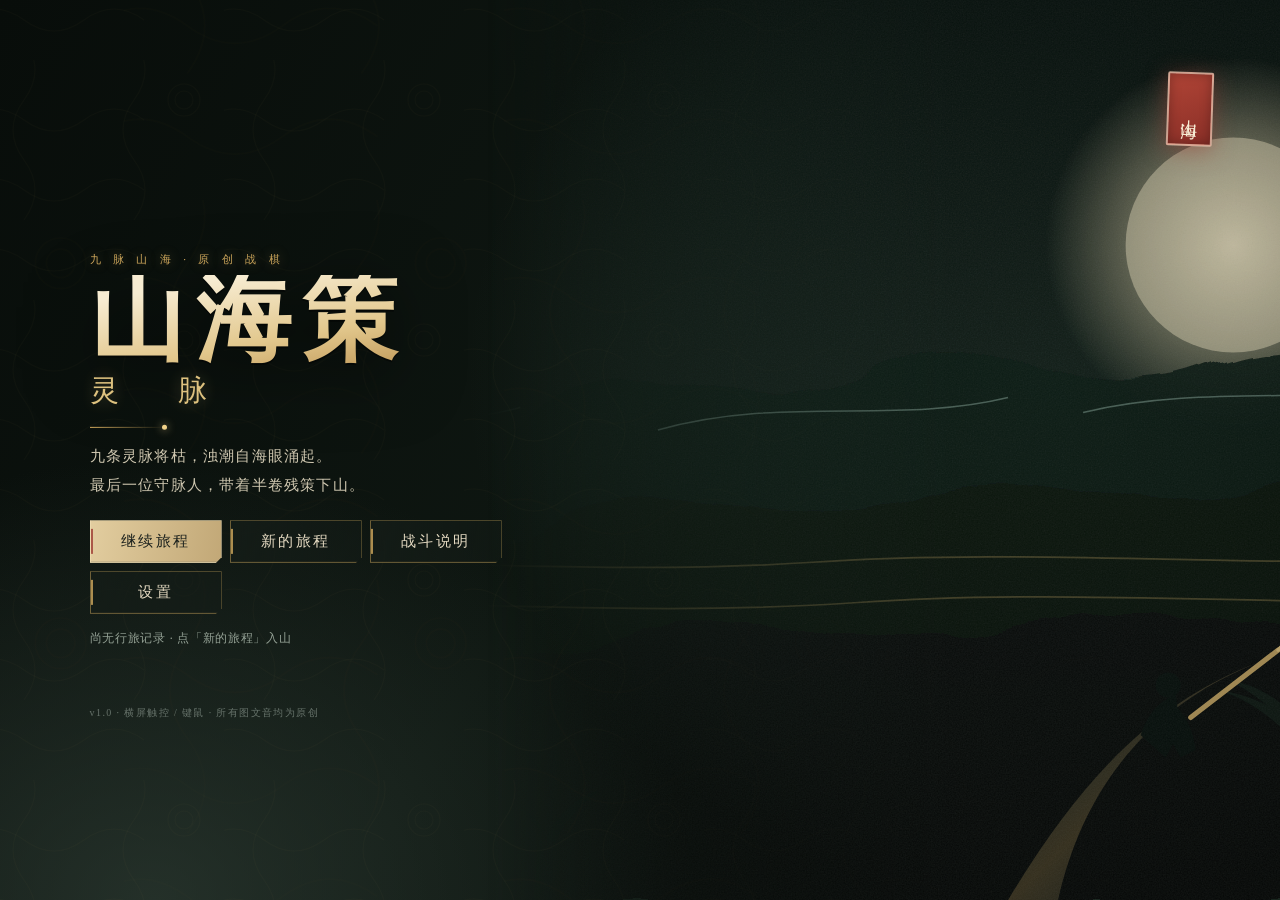
<file: index.html>
<!DOCTYPE html>
<html lang="zh-CN">
<head>
<meta charset="utf-8">
<meta name="viewport" content="width=device-width, initial-scale=1, maximum-scale=1, user-scalable=no, viewport-fit=cover">
<meta name="theme-color" content="#121715">
<meta name="description" content="山海策·灵脉 —— 原创东方玄幻战棋。九脉将枯，守脉人行。">
<title>山海策 · 灵脉</title>
<link rel="icon" href="assets/favicon.svg" type="image/svg+xml">
<link rel="stylesheet" href="css/style.css">
</head>
<body>
<div id="app">
  <canvas id="game" aria-label="战场"></canvas>

  <!-- ═══════════ 战斗界面 ═══════════ -->
  <div id="battleUI" class="screen hidden">
    <div id="topBar">
      <div class="tb-left">
        <div id="chapterName">第一章 · 青岚山门</div>
        <div id="objectiveText">目标：歼灭所有敌军</div>
      </div>
      <div id="turnBadge"><span id="turnNum">第 1 回合</span><small id="phaseName">我方阶段</small></div>
      <div class="tb-right">
        <button id="btnDanger" class="hud-btn" title="显示危险范围">危</button>
        <button id="btnSpeed" class="hud-btn" title="战斗速度">×1</button>
        <button id="btnCommand" class="hud-btn cmd" title="云策指挥技（每章 1 次）">令</button>
        <button id="btnMenu" class="hud-btn" title="菜单">☰</button>
        <button id="btnEndTurn" class="hud-btn end">结束回合</button>
      </div>
    </div>
    <div id="sidePanel"></div>
    <div id="battleLog"></div>
    <div id="unitCard" class="hidden"></div>
    <div id="actionBar" class="hidden"></div>
    <div id="forecastOverlay" class="hidden"></div>
    <div id="dangerBadge" class="hidden">危 险 范 围</div>
    <div id="phaseBanner" class="hidden"></div>
    <div id="tapHint" class="hidden"></div>
  </div>

  <!-- ═══════════ 标题 ═══════════ -->
  <div id="titleScreen" class="screen">
    <div class="title-ink"></div>
    <div class="title-mist"></div>
    <div class="title-art" id="titleArt"></div>
    <div class="title-dust"><i></i><i></i><i></i><i></i><i></i><i></i><i></i><i></i><i></i><i></i><i></i><i></i></div>
    <div class="title-seal">山海</div>
    <div class="title-content">
      <div class="title-eyebrow">九 脉 山 海 · 原 创 战 棋</div>
      <h1>山海策</h1>
      <div class="title-sub">灵 脉</div>
      <div class="title-rule"></div>
      <p class="title-desc">九条灵脉将枯，浊潮自海眼涌起。<br>最后一位守脉人，带着半卷残策下山。</p>
      <div class="title-buttons">
        <button id="btnContinue" class="brush-btn primary">继续旅程</button>
        <button id="btnNew" class="brush-btn">新的旅程</button>
        <button id="btnHow" class="brush-btn">战斗说明</button>
        <button id="btnSettings" class="brush-btn">设置</button>
      </div>
      <div id="titleSaveInfo" class="title-save"></div>
      <div class="title-foot">v1.0 · 横屏触控 / 键鼠 · 所有图文音均为原创</div>
    </div>
  </div>

  <!-- ═══════════ 难度 ═══════════ -->
  <div id="difficultyScreen" class="screen hidden">
    <div class="diff-wrap">
      <div class="diff-head">
        <div class="eyebrow">择 难 而 行</div>
        <h2>山海路远，各有走法</h2>
        <p>难度影响敌军强度与悔棋次数。修罗之路没有回头。</p>
      </div>
      <div id="diffList" class="diff-list"></div>
      <label class="heroic-toggle"><input type="checkbox" id="heroicToggle">
        <span><b>勇者模式</b> · 悔棋 0 次 · 无战斗提示 · 敌军再 ×1.15 · 通关授徽</span></label>
      <button id="diffBack" class="ghost-btn">返回</button>
    </div>
  </div>

  <!-- ═══════════ 营地 ═══════════ -->
  <div id="campScreen" class="screen hidden">
    <header class="camp-header">
      <div class="camp-brand"><span class="brand-main">山海策</span><span class="brand-sub">营 地</span></div>
      <div class="camp-res">
        <span class="res-label">盘缠</span><b id="campGold">0</b>
        <span class="res-label">脉印</span><b id="campSeals">0</b>
      </div>
      <button id="campTitleBtn" class="ghost-btn small">返回标题</button>
    </header>
    <nav class="camp-tabs" id="campTabs">
      <button data-tab="team" class="active">队伍</button>
      <button data-tab="shop">市集</button>
      <button data-tab="forge">打造</button>
      <button data-tab="support">羁绊</button>
      <button data-tab="relations">关系</button>
      <button data-tab="codex">图鉴</button>
      <button data-tab="mechanics">机制</button>
      <button data-tab="memorial">英魂</button>
      <button data-tab="record">行录</button>
      <button data-tab="map">舆图</button>
      <button data-tab="deploy" class="camp-deploy">出 征 ▸</button>
    </nav>
    <main id="campBody" class="camp-body"></main>
  </div>

  <!-- ═══════════ 章节结算 ═══════════ -->
  <div id="resultScreen" class="screen hidden">
    <div id="resultCard" class="result-card"></div>
  </div>

  <!-- ═══════════ 对话 ═══════════ -->
  <div id="dialogOverlay" class="overlay hidden">
    <div class="dialog-stage" id="dialogStage">
      <div class="dialog-portrait" id="dialogPortraitWrap">
        <img id="dialogImg" alt="">
        <div class="portrait-fallback" id="dialogFallback">策</div>
      </div>
      <div class="dialog-panel">
        <div class="dialog-name" id="dialogName"></div>
        <div class="dialog-text" id="dialogText"></div>
        <div class="dialog-hint">点击任意处继续 <span>▸</span></div>
      </div>
    </div>
    <button id="dialogSkip" class="ghost-btn dialog-skip">跳过</button>
  </div>

  <!-- ═══════════ 通用弹层 ═══════════ -->
  <div id="modalOverlay" class="overlay hidden">
    <div class="modal" id="modalBox"></div>
  </div>

  <div id="toast" class="hidden"></div>
  <div id="rotateHint">
    <div class="rotate-icon">▭</div>
    <div>请 横 屏 游 玩</div>
    <small>山水辽阔，横过来才看得全</small>
  </div>
</div>

<script src="js/rng.js"></script>
<script src="js/data-core.js"></script>
<script src="js/data-systems.js"></script>
<script src="js/data-maps.js"></script>
<script src="js/combat.js"></script>
<script src="js/audio.js"></script>
<script src="js/audio-bgm.js"></script>
<script src="js/juice.js"></script>
<script src="js/render.js"></script>
<script src="js/ui.js"></script>
<script src="js/render-battleview.js"></script>
<script src="js/ui-icons.js"></script>
<script src="js/item-icons.js"></script>
<script src="js/battle.js"></script>
<script src="js/systems/terrain.js"></script>
<script src="js/systems/spells.js"></script>
<script src="js/systems/spell-fx.js"></script>
<script src="js/systems/summon.js"></script>
<script src="js/systems/legendary.js"></script>
<script src="js/systems/smith.js"></script>
<script src="js/systems/route.js"></script>
<script src="js/systems/strategy.js"></script>
<script src="js/systems/worldmap.js"></script>
<script src="js/camp.js"></script>
<script src="js/relations.js"></script>
<script src="js/game.js"></script>
<script src="js/main.js"></script>
</body>
</html>
</file>
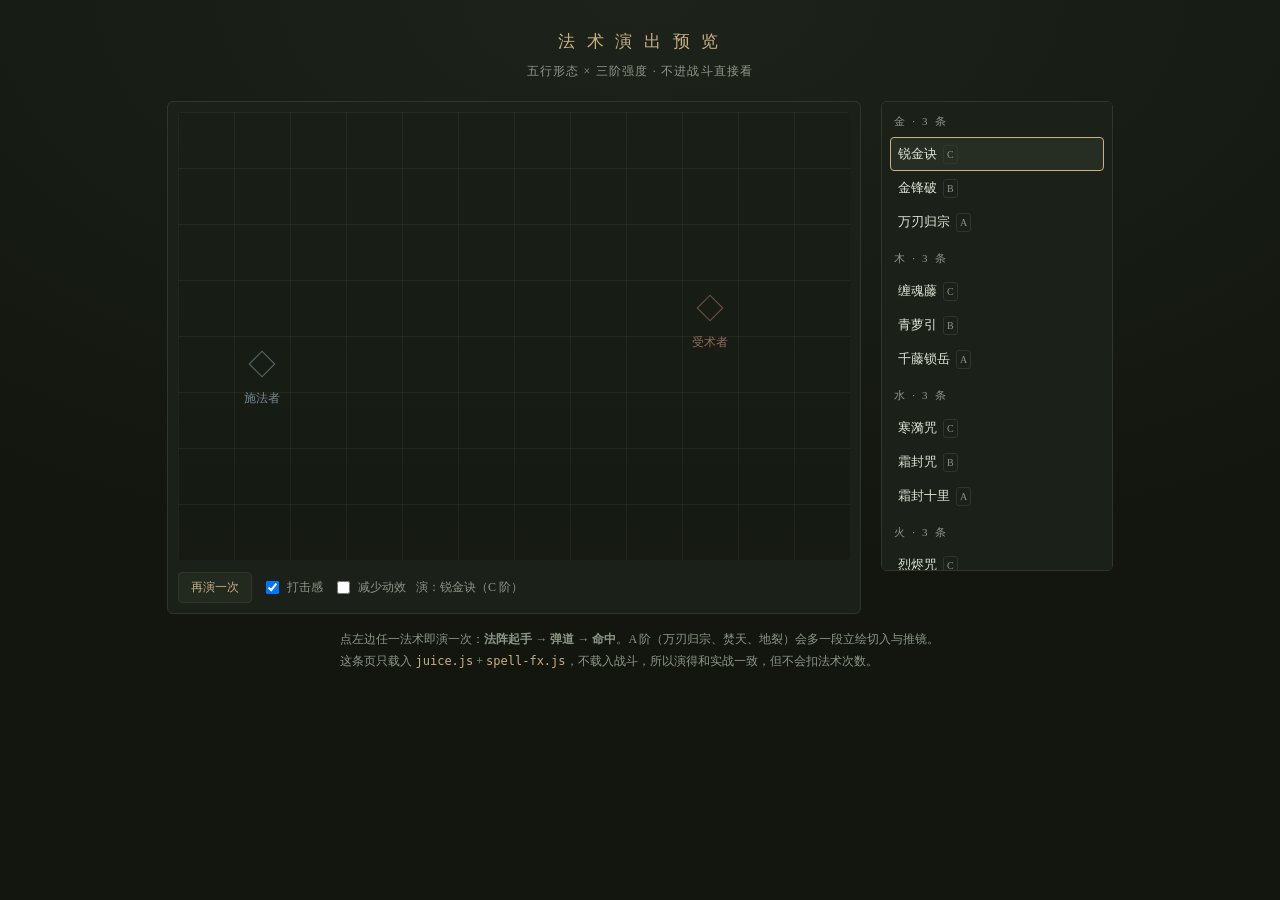
<file: dev/fx-preview.html>
<!DOCTYPE html>
<html lang="zh-CN">
<head>
<meta charset="utf-8">
<title>法术演出预览 · 山海策</title>
<style>
  :root {
    --ink: #12160f;
    --panel: #1b2019;
    --line: #2f372c;
    --gold: #c9b184;
    --paper: #dfe6d7;
    --dim: #8d9788;
  }
  * { box-sizing: border-box; }
  body {
    margin: 0; min-height: 100vh;
    background: radial-gradient(120% 90% at 50% 0%, #1d231b 0%, var(--ink) 70%);
    color: var(--paper);
    font: 14px/1.7 "Songti SC", "Noto Serif SC", serif;
    display: flex; flex-direction: column; align-items: center;
    padding: 28px 20px 40px;
  }
  h1 { font-size: 17px; letter-spacing: .22em; color: var(--gold); font-weight: 400; margin: 0 0 4px; }
  .sub { font-size: 12px; color: var(--dim); letter-spacing: .1em; margin-bottom: 20px; }
  .wrap { display: flex; gap: 20px; align-items: flex-start; }
  canvas { border-radius: 4px; display: block; background: #171c15; }
  .stage { border: 1px solid var(--line); border-radius: 6px; padding: 10px; background: var(--panel); }
  .list { width: 232px; border: 1px solid var(--line); border-radius: 6px; background: var(--panel); padding: 10px 8px; max-height: 470px; overflow-y: auto; }
  .grp { font-size: 11px; letter-spacing: .2em; color: var(--dim); margin: 10px 4px 6px; }
  .grp:first-child { margin-top: 0; }
  .sp {
    display: flex; align-items: baseline; gap: 6px; width: 100%;
    background: none; border: 1px solid transparent; border-radius: 4px;
    color: var(--paper); font: inherit; font-size: 13px;
    padding: 5px 7px; cursor: pointer; text-align: left;
  }
  .sp:hover { border-color: var(--line); background: #222a20; }
  .sp.on { border-color: var(--gold); background: #262d22; }
  .sp b { font-weight: 400; }
  .rk { font-size: 10px; color: var(--dim); border: 1px solid var(--line); border-radius: 3px; padding: 0 3px; }
  .bar { display: flex; gap: 10px; align-items: center; margin-top: 12px; font-size: 12px; color: var(--dim); }
  .bar label { display: flex; gap: 5px; align-items: center; cursor: pointer; }
  .bar button {
    background: #222a20; color: var(--gold); border: 1px solid var(--line);
    border-radius: 4px; padding: 4px 12px; font: inherit; font-size: 12px; cursor: pointer;
  }
  .bar button:hover { border-color: var(--gold); }
  .hint { margin-top: 14px; font-size: 12px; color: var(--dim); max-width: 940px; line-height: 1.9; }
  .hint code { color: var(--gold); }
</style>
</head>
<body>
<h1>法 术 演 出 预 览</h1>
<div class="sub">五行形态 × 三阶强度 · 不进战斗直接看</div>

<div class="wrap">
  <div class="stage">
    <canvas id="cv" width="672" height="448"></canvas>
    <div class="bar">
      <button id="again">再演一次</button>
      <label><input type="checkbox" id="juice" checked> 打击感</label>
      <label><input type="checkbox" id="reduced"> 减少动效</label>
      <span id="stat"></span>
    </div>
  </div>
  <div class="list" id="list"></div>
</div>

<div class="hint">
  点左边任一法术即演一次：<b>法阵起手 → 弹道 → 命中</b>。A 阶（万刃归宗、焚天、地裂）会多一段立绘切入与推镜。<br>
  这条页只载入 <code>juice.js</code> + <code>spell-fx.js</code>，不载入战斗，所以演得和实战一致，但不会扣法术次数。
</div>

<script src="../js/data-core.js"></script>
<script src="../js/data-systems.js"></script>
<script>
  /* 预览页的最小宿主：Juice 只认这几个全局 */
  const Game = { settings: { juice: true, reducedMotion: false } };
  const Render = { ox: 0, oy: 0, tile: 56, riseAt: () => 0 };
</script>
<script src="../js/juice.js"></script>
<script src="../js/systems/spell-fx.js"></script>
<script>
(() => {
  const cv = document.getElementById('cv');
  const ctx = cv.getContext('2d');
  const geo = { ox: 0, oy: 0, tile: 56, W: 12, H: 8, boardW: 672, boardH: 448 };

  const caster = { x: 1, y: 4, name: '施法者', side: 'player' };
  const target = { x: 9, y: 3, name: '受术者', side: 'enemy' };

  let busy = false;
  let cur = null;

  /* ---------------- 画格 ---------------- */
  const TINT = { metal: '#d8c690', wood: '#8fbf7a', water: '#7ab0c9', fire: '#c97b5a', earth: '#b09a6a', none: '#e6cf8e' };

  function drawBoard() {
    ctx.clearRect(0, 0, cv.width, cv.height);
    const g = ctx.createLinearGradient(0, 0, 0, cv.height);
    g.addColorStop(0, '#1a2018');
    g.addColorStop(1, '#141911');
    ctx.fillStyle = g;
    ctx.fillRect(0, 0, cv.width, cv.height);

    ctx.strokeStyle = 'rgba(201,177,132,.10)';
    ctx.lineWidth = 1;
    for (let x = 0; x <= geo.W; x++) {
      ctx.beginPath(); ctx.moveTo(x * geo.tile + .5, 0); ctx.lineTo(x * geo.tile + .5, cv.height); ctx.stroke();
    }
    for (let y = 0; y <= geo.H; y++) {
      ctx.beginPath(); ctx.moveTo(0, y * geo.tile + .5); ctx.lineTo(cv.width, y * geo.tile + .5); ctx.stroke();
    }

    /* 施法者 / 受术者：细菱形标记，别用圆——圆会和法阵环混成一团 */
    const dot = (u, color, label) => {
      const px = u.x * geo.tile + geo.tile / 2;
      const py = u.y * geo.tile + geo.tile / 2;
      ctx.save();
      ctx.translate(px, py);
      ctx.rotate(Math.PI / 4);
      ctx.strokeStyle = color;
      ctx.globalAlpha = 0.45;
      ctx.lineWidth = 1.2;
      ctx.strokeRect(-9, -9, 18, 18);
      ctx.restore();
      ctx.fillStyle = color;
      ctx.globalAlpha = 0.7;
      ctx.font = '12px "Songti SC", serif';
      ctx.textAlign = 'center';
      ctx.fillText(label, px, py + 38);
    };
    dot(caster, '#9fb7c9', '施法者');
    dot(target, '#c98d7a', '受术者');

    /* 立绘切入（A 阶）：预览页没有战场立绘，用一道金条代替，
       至少能看出「静→蓄」这一段的存在与节奏 */
    if (Juice.cutIn) {
      const c = Juice.cutIn;
      const t = Math.min(1, Math.max(0, (Juice.clock - c.t0) / c.dur));
      const inP = c.out ? (1 - t) : Math.min(1, t * 3.2);
      const w = cv.width * 0.30;
      const x = c.side === 'L' ? -w + w * inP : cv.width - w * inP;
      ctx.save();
      const g = ctx.createLinearGradient(x, 0, x + w, 0);
      g.addColorStop(0, 'rgba(201,177,132,0)');
      g.addColorStop(0.4, 'rgba(201,177,132,.5)');
      g.addColorStop(1, 'rgba(201,177,132,.14)');
      ctx.fillStyle = g;
      ctx.globalAlpha = 0.9;
      ctx.fillRect(x, cv.height * 0.26, w, cv.height * 0.48);
      ctx.strokeStyle = 'rgba(233,214,170,.5)';
      ctx.lineWidth = 1;
      ctx.beginPath();
      ctx.moveTo(x, cv.height * 0.26);
      ctx.lineTo(x, cv.height * 0.74);
      ctx.stroke();
      ctx.restore();
    }
  }

  /* ---------------- 主循环 ----------------
   * 用定时器而不是 requestAnimationFrame：无头浏览器里 rAF 只在合成帧
   * 触发，virtual-time 推不动它，截图会截到「刚起步」的一帧。
   * 定时器走的是同一个 virtual clock，能截到确定时刻。 */
  let last = performance.now();
  function frame() {
    const now = performance.now();
    const dt = now - last;
    last = now;
    Juice.update(dt);
    drawBoard();
    Juice.drawFx(ctx, geo);
    setTimeout(frame, 16);
  }

  /* ---------------- 演出 ---------------- */
  const host = {
    B: { speed: 1 },
    sfx() {},
    wait: (ms) => new Promise(r => setTimeout(r, ms)),
    log() {}, float() {}
  };

  async function play(sp) {
    if (busy) return;
    busy = true;
    document.getElementById('stat').textContent = '演：' + sp.name + '（' + sp.rank + ' 阶）';
    Juice.clearAll();
    await SpellFx.play(host, caster, target, sp);
    await host.wait(40);
    SpellFx.impact(host, target, sp);
    await host.wait(700);
    busy = false;
  }

  /* ---------------- 法术列表 ---------------- */
  const ORDER = ['metal', 'wood', 'water', 'fire', 'earth', 'none'];
  const NAME = { metal: '金', wood: '木', water: '水', fire: '火', earth: '土', none: '歌' };
  const list = document.getElementById('list');
  let buttons = [];

  ORDER.forEach(el => {
    const items = Object.keys(SPELLS).map(k => SPELLS[k]).filter(s => (s.element || 'none') === el);
    if (!items.length) return;
    const g = document.createElement('div');
    g.className = 'grp';
    g.textContent = NAME[el] + ' · ' + items.length + ' 条';
    list.appendChild(g);
    items.forEach(sp => {
      const b = document.createElement('button');
      b.className = 'sp';
      b.dataset.key = sp.key;
      b.innerHTML = '<b>' + sp.name + '</b><span class="rk">' + sp.rank + '</span>';
      b.onclick = () => {
        buttons.forEach(x => x.classList.remove('on'));
        b.classList.add('on');
        cur = sp;
        play(sp);
      };
      buttons.push(b);
      list.appendChild(b);
    });
  });

  document.getElementById('again').onclick = () => { if (cur) play(cur); };
  document.getElementById('juice').onchange = e => { Game.settings.juice = e.target.checked; };
  document.getElementById('reduced').onchange = e => { Game.settings.reducedMotion = e.target.checked; };

  frame();
  /* 默认演一条金系的；?sp=法术键 可指定，方便单独验收某一条 */
  const want = (new URLSearchParams(location.search)).get('sp');
  const pick = want ? buttons.find(b => b.dataset.key === want) : buttons[0];
  if (pick) pick.click();
})();
</script>
</body>
</html>
</file>
<file: css/style.css>
:root {
  /* 山海经 · 洪荒配色：玄墨为底、朱砂为记、鎏金为饰、灵青为脉、绛紫为魇 */
  --ink: #10160f;
  --ink-2: #161e17;
  --ink-3: #1f2a20;
  --ink-4: #2b382c;
  --paper: #ece1c8;
  --paper-2: #d9c9a6;
  --paper-3: #c2ae86;
  --text: #f0e6cf;
  --muted: #a8a48c;
  --gold: #d3ab5e;
  --gold-2: #f0d189;
  --gold-3: #8a6a34;
  --red: #b04a3a;
  --red-2: #d8705a;
  --cinnabar: #9e3b32;
  --teal: #5f9389;
  --jade: #7fb59a;
  --blue: #57809a;
  --green: #7ba36a;
  --violet: #7a5f9e;
  --shadow: 0 10px 30px rgba(0, 0, 0, .45);
  --serif: "Noto Serif SC", "Songti SC", "STSong", "STKaiti", "KaiTi", "SimSun", serif;
  --sans: "Noto Sans SC", "PingFang SC", "Microsoft YaHei", system-ui, sans-serif;
  /* 洪荒云纹底纹（SVG data-uri，离线可用） */
  --cloud: url("data:image/svg+xml,%3Csvg xmlns='http://www.w3.org/2000/svg' width='240' height='240' viewBox='0 0 240 240'%3E%3Cg fill='none' stroke='%23d3ab5e' stroke-opacity='.05' stroke-width='1.1'%3E%3Cpath d='M-20 60 q30 -22 60 0 t60 0 t60 0'/%3E%3Cpath d='M-20 130 q30 -22 60 0 t60 0 t60 0'/%3E%3Cpath d='M-20 200 q30 -22 60 0 t60 0 t60 0'/%3E%3Cpath d='M40 -20 q22 30 0 60 t0 60 t0 60'/%3E%3Cpath d='M150 -20 q22 30 0 60 t0 60 t0 60'/%3E%3Ccircle cx='200' cy='40' r='16'/%3E%3Ccircle cx='200' cy='40' r='9'/%3E%3C/g%3E%3C/svg%3E");
}

* { box-sizing: border-box; -webkit-tap-highlight-color: transparent; }

html, body {
  height: 100%;
  margin: 0;
  overflow: hidden;
  background: #0a0f0c;
  color: var(--text);
  font-family: var(--serif);
  user-select: none;
  -webkit-user-select: none;
}

body { overscroll-behavior: none; }
button { font-family: inherit; color: inherit; border: none; background: none; cursor: pointer; touch-action: manipulation; }
button:disabled { opacity: .38; cursor: default; }
img { display: block; }
.hidden { display: none !important; }

#app { position: fixed; inset: 0; overflow: hidden; }

#game {
  position: absolute;
  inset: 0;
  width: 100%;
  height: 100%;
  display: block;
  touch-action: none;
}

.screen { position: absolute; inset: 0; z-index: 5; }
.eyebrow { font-size: 11px; letter-spacing: .4em; color: var(--gold); opacity: .9; }
.ghost-btn {
  min-height: 36px;
  padding: 0 16px;
  border: 1px solid rgba(211, 171, 94, .45);
  color: var(--gold-2);
  background: rgba(15, 21, 18, .45);
  border-radius: 3px;
  font-size: 13px;
  letter-spacing: .08em;
  transition: background .18s, border-color .18s;
}
.ghost-btn:hover { background: rgba(211, 171, 94, .14); border-color: var(--gold); }
.ghost-btn.small { min-height: 32px; font-size: 12px; padding: 0 12px; }

/* 宣纸面板共用的四角云纹装饰 */
.camp-detail, .shop-col, .deploy-info, .record-wrap, .support-card,
.result-card, .modal, .forecast-card { position: relative; }
.camp-detail::before, .shop-col::before, .deploy-info::before, .record-wrap::before,
.support-card::before, .result-card::before, .modal::before, .forecast-card::before,
.camp-detail::after, .shop-col::after, .deploy-info::after, .record-wrap::after,
.support-card::after, .result-card::after, .modal::after, .forecast-card::after {
  content: "";
  position: absolute;
  width: 14px; height: 14px;
  pointer-events: none;
  border: 1px solid rgba(122, 90, 44, .5);
  opacity: .8;
}
.camp-detail::before, .shop-col::before, .deploy-info::before, .record-wrap::before,
.support-card::before, .result-card::before, .modal::before, .forecast-card::before,
.dialog-panel::before { left: 4px; top: 4px; border-right: none; border-bottom: none; }
.camp-detail::after, .shop-col::after, .deploy-info::after, .record-wrap::after,
.support-card::after, .result-card::after, .modal::after, .forecast-card::after,
.dialog-panel::after { right: 4px; bottom: 4px; border-left: none; border-top: none; }

/* ═══════════════════ 标题 ═══════════════════ */
#titleScreen {
  background: #080d0a;
  overflow: hidden;
}
.title-ink {
  position: absolute;
  inset: 0;
  background:
    radial-gradient(ellipse 70% 90% at 82% 42%, rgba(72, 108, 94, .4), transparent 65%),
    radial-gradient(ellipse 60% 70% at 12% 100%, rgba(46, 60, 52, .7), transparent 70%),
    linear-gradient(120deg, #080d0a 0%, #0e1611 48%, #080d0a 100%);
}
/* 洪荒流雾：两层缓动平移的云纹 */
.title-mist {
  position: absolute;
  inset: -20%;
  background-image: var(--cloud);
  background-size: 240px 240px;
  opacity: .55;
  animation: mistDrift 60s linear infinite;
  pointer-events: none;
}
.title-mist::after {
  content: "";
  position: absolute;
  inset: 0;
  background-image: var(--cloud);
  background-size: 380px 380px;
  opacity: .5;
  animation: mistDrift 95s linear infinite reverse;
}
@keyframes mistDrift {
  from { transform: translate(0, 0); }
  to { transform: translate(-240px, 120px); }
}
/* 灵尘：金色微光粒子缓慢上浮 */
.title-dust { position: absolute; inset: 0; pointer-events: none; overflow: hidden; }
.title-dust i {
  position: absolute;
  bottom: -8px;
  width: 3px; height: 3px;
  border-radius: 50%;
  background: var(--gold-2);
  box-shadow: 0 0 8px 1px rgba(240, 209, 137, .75);
  opacity: 0;
  animation: dustFloat 9s linear infinite;
}
.title-dust i:nth-child(1) { left: 8%;  animation-delay: 0s;   animation-duration: 8s; }
.title-dust i:nth-child(2) { left: 15%; animation-delay: 1.2s; animation-duration: 11s; }
.title-dust i:nth-child(3) { left: 23%; animation-delay: 2.6s; animation-duration: 9.5s; }
.title-dust i:nth-child(4) { left: 31%; animation-delay: .6s;  animation-duration: 12s; }
.title-dust i:nth-child(5) { left: 39%; animation-delay: 3.4s; animation-duration: 8.5s; }
.title-dust i:nth-child(6) { left: 47%; animation-delay: 1.8s; animation-duration: 10.5s; }
.title-dust i:nth-child(7) { left: 55%; animation-delay: 4.2s; animation-duration: 9s; }
.title-dust i:nth-child(8) { left: 63%; animation-delay: 2.2s; animation-duration: 11.5s; }
.title-dust i:nth-child(9) { left: 71%; animation-delay: 5s;   animation-duration: 8.8s; }
.title-dust i:nth-child(10) { left: 79%; animation-delay: 3s;  animation-duration: 10s; }
.title-dust i:nth-child(11) { left: 88%; animation-delay: 6s;  animation-duration: 12.5s; }
.title-dust i:nth-child(12) { left: 94%; animation-delay: 4.6s; animation-duration: 9.2s; }
@keyframes dustFloat {
  0%   { transform: translate(0, 0) scale(.6); opacity: 0; }
  12%  { opacity: .9; }
  70%  { opacity: .55; }
  100% { transform: translate(-36px, -78vh) scale(1.1); opacity: 0; }
}
.title-art {
  position: absolute;
  right: 0;
  top: 0;
  width: 62%;
  height: 100%;
  background-image: url("../assets/portraits/title.svg");
  background-size: cover;
  background-position: center 20%;
  opacity: .78;
  -webkit-mask-image: linear-gradient(to right, transparent 0%, rgba(0,0,0,.55) 24%, #000 58%);
  mask-image: linear-gradient(to right, transparent 0%, rgba(0,0,0,.55) 24%, #000 58%);
  filter: saturate(.9) contrast(1.06);
}
.title-seal {
  position: absolute;
  right: 5.2vw;
  top: 8vh;
  width: 46px;
  height: 74px;
  display: flex;
  align-items: center;
  justify-content: center;
  writing-mode: vertical-rl;
  color: #f7ecd4;
  background: linear-gradient(160deg, #b04436, #8a2f27);
  border: 2px solid rgba(247, 236, 212, .6);
  border-radius: 2px;
  font-size: 17px;
  letter-spacing: .18em;
  box-shadow: 0 4px 22px rgba(158, 59, 50, .5), inset 0 0 12px rgba(0,0,0,.28);
  z-index: 2;
  transform: rotate(2deg);
  animation: sealGlow 4.5s ease-in-out infinite;
}
@keyframes sealGlow {
  0%, 100% { box-shadow: 0 4px 22px rgba(158, 59, 50, .45), inset 0 0 12px rgba(0,0,0,.28); }
  50% { box-shadow: 0 4px 30px rgba(216, 112, 90, .65), inset 0 0 12px rgba(0,0,0,.28); }
}
.title-content {
  position: absolute;
  left: 7vw;
  top: 50%;
  transform: translateY(-50%);
  width: min(500px, 48vw);
  z-index: 3;
  animation: titleIn .9s ease both;
}
@keyframes titleIn { from { opacity: 0; transform: translateY(-46%); } to { opacity: 1; transform: translateY(-50%); } }
.title-eyebrow { font-size: 11px; letter-spacing: .44em; color: var(--gold); margin-bottom: 8px; text-shadow: 0 0 12px rgba(211,171,94,.35); }
.title-content h1 {
  margin: 0;
  font-size: clamp(54px, 10.5vh, 108px);
  line-height: .95;
  letter-spacing: .12em;
  font-weight: 600;
  background: linear-gradient(170deg, #f7ecd2 15%, #e2c78c 55%, #b98f4e 90%);
  -webkit-background-clip: text;
  background-clip: text;
  -webkit-text-fill-color: transparent;
  filter: drop-shadow(0 2px 0 rgba(0,0,0,.45)) drop-shadow(0 14px 34px rgba(0,0,0,.55));
  animation: titleBreath 6s ease-in-out infinite;
}
@keyframes titleBreath {
  0%, 100% { filter: drop-shadow(0 2px 0 rgba(0,0,0,.45)) drop-shadow(0 14px 34px rgba(0,0,0,.55)); }
  50% { filter: drop-shadow(0 2px 0 rgba(0,0,0,.45)) drop-shadow(0 14px 44px rgba(211,171,94,.28)); }
}
.title-sub {
  margin-top: 6px;
  font-size: clamp(18px, 3.2vh, 30px);
  letter-spacing: .9em;
  color: var(--gold-2);
  opacity: .92;
  text-shadow: 0 0 16px rgba(240, 209, 137, .3);
}
.title-rule {
  width: 74px;
  height: 1px;
  margin: 16px 0 14px;
  background: linear-gradient(to right, var(--gold), transparent);
  position: relative;
}
.title-rule::after {
  content: "";
  position: absolute;
  right: -3px; top: -2px;
  width: 5px; height: 5px;
  border-radius: 50%;
  background: var(--gold-2);
  box-shadow: 0 0 8px rgba(240, 209, 137, .8);
}
.title-desc {
  margin: 0 0 20px;
  font-size: clamp(12px, 1.8vh, 15px);
  line-height: 1.95;
  color: #cfc7b0;
  letter-spacing: .08em;
}
.title-buttons { display: flex; flex-wrap: wrap; gap: 8px; max-width: 460px; }
.brush-btn {
  min-width: 132px;
  min-height: 43px;
  padding: 0 18px;
  border: 1px solid rgba(211, 171, 94, .48);
  background: linear-gradient(100deg, rgba(20, 28, 23, .86), rgba(20, 28, 23, .4));
  color: #e5dac2;
  font-size: 15px;
  letter-spacing: .16em;
  position: relative;
  overflow: hidden;
  transition: transform .16s, background .16s, border-color .16s, box-shadow .16s;
  clip-path: polygon(0 0, 100% 0, 100% calc(100% - 6px), calc(100% - 6px) 100%, 0 100%);
}
.brush-btn::before {
  content: "";
  position: absolute;
  left: 0; top: 20%; bottom: 20%;
  width: 2px;
  background: var(--gold);
  opacity: .8;
}
/* 绶带流光：hover 时一道金光扫过 */
.brush-btn::after {
  content: "";
  position: absolute;
  top: 0; bottom: 0; left: -60%;
  width: 40%;
  background: linear-gradient(100deg, transparent, rgba(247, 236, 212, .22), transparent);
  transform: skewX(-18deg);
  transition: left .5s ease;
}
.brush-btn:hover::after { left: 120%; }
.brush-btn:hover, .brush-btn:active { background: rgba(211, 171, 94, .16); border-color: var(--gold); transform: translateX(2px); box-shadow: 0 0 18px rgba(211, 171, 94, .18); }
.brush-btn.primary { background: linear-gradient(100deg, #e2cd9f, #c2a877); color: #1b211d; border-color: #ecd9ae; }
.brush-btn.primary::before { background: var(--cinnabar); }
.brush-btn.primary:hover { background: linear-gradient(100deg, #f2e0b8, #d3bd8b); box-shadow: 0 0 24px rgba(240, 209, 137, .35); }
.title-save {
  margin-top: 16px;
  min-height: 18px;
  font-size: 12px;
  color: #93a094;
  letter-spacing: .06em;
}
.title-foot {
  position: absolute;
  left: 0;
  bottom: -8vh;
  font-size: 10px;
  letter-spacing: .14em;
  color: #66726a;
}

/* ═══════════════════ 难度 ═══════════════════ */
#difficultyScreen {
  background:
    radial-gradient(ellipse 80% 80% at 50% 20%, rgba(58, 82, 71, .42), transparent 65%),
    linear-gradient(160deg, #0d1410, #080d0a);
  display: flex;
  align-items: center;
  justify-content: center;
}
#difficultyScreen::before {
  content: "";
  position: absolute; inset: 0;
  background-image: var(--cloud);
  background-size: 300px 300px;
  opacity: .3;
  animation: mistDrift 80s linear infinite;
  pointer-events: none;
}
.diff-wrap { width: min(1020px, 92vw); max-height: 92vh; overflow-y: auto; padding: 8px 4px 16px; position: relative; z-index: 1; }
.diff-head { margin-bottom: 18px; }
.diff-head h2 { margin: 6px 0 6px; font-size: clamp(22px, 3.4vh, 30px); font-weight: 500; letter-spacing: .08em; color: #f0e6cf; }
.diff-head p { margin: 0; color: var(--muted); font-size: 12px; letter-spacing: .04em; }
.diff-list { display: flex; gap: 12px; margin-bottom: 16px; }
.diff-card {
  flex: 1;
  min-width: 0;
  padding: 16px;
  background: linear-gradient(160deg, rgba(35, 47, 39, .92), rgba(18, 25, 20, .92));
  border: 1px solid rgba(211, 171, 94, .32);
  border-radius: 5px;
  text-align: left;
  transition: border-color .18s, background .18s, transform .18s, box-shadow .18s;
  overflow: hidden;
  position: relative;
}
.diff-card::after {
  content: "";
  position: absolute;
  left: -50%; top: 0; bottom: 0; width: 35%;
  background: linear-gradient(100deg, transparent, rgba(240, 209, 137, .12), transparent);
  transform: skewX(-18deg);
  transition: left .55s ease;
}
.diff-card:hover::after { left: 130%; }
.diff-card:hover { border-color: var(--gold); transform: translateY(-3px); box-shadow: 0 14px 34px rgba(0,0,0,.5), 0 0 20px rgba(211,171,94,.12); }
.diff-card .diff-name { font-size: 24px; color: #f0e6cf; letter-spacing: .18em; margin-bottom: 4px; }
.diff-card .diff-tag { display: inline-block; font-size: 10px; color: var(--gold-2); border: 1px solid rgba(211,171,94,.4); padding: 1px 7px; border-radius: 10px; letter-spacing: .1em; margin-bottom: 10px; }
.diff-card .diff-desc { font-size: 12px; line-height: 1.8; color: #bdb8a2; min-height: 64px; }
.diff-card .diff-meta { font-size: 11px; color: #93a094; letter-spacing: .05em; border-top: 1px dashed rgba(255,255,255,.1); padding-top: 8px; }
.diff-card[data-diff="easy"] .diff-name { color: #a9cbb4; }
.diff-card[data-diff="hard"] .diff-name { color: #e08a76; }

/* ═══════════════════ 营地 ═══════════════════ */
#campScreen {
  background:
    radial-gradient(ellipse 100% 80% at 80% 0%, rgba(62, 88, 76, .32), transparent 60%),
    radial-gradient(ellipse 70% 60% at 0% 100%, rgba(96, 72, 46, .2), transparent 70%),
    linear-gradient(150deg, #0f1511, #0a0f0c 60%, #0e1410);
}
#campScreen::before {
  content: "";
  position: absolute; inset: 0;
  background-image: var(--cloud);
  background-size: 260px 260px;
  opacity: .35;
  animation: mistDrift 110s linear infinite;
  pointer-events: none;
}
.camp-header {
  height: 52px;
  display: flex;
  align-items: center;
  gap: 18px;
  padding: 0 max(16px, env(safe-area-inset-left)) 0 max(18px, env(safe-area-inset-left));
  border-bottom: 1px solid rgba(211, 171, 94, .28);
  background: linear-gradient(180deg, rgba(12, 18, 14, .92), rgba(12, 18, 14, .55));
  box-shadow: 0 1px 0 rgba(240, 209, 137, .08), 0 6px 18px rgba(0,0,0,.35);
  position: relative;
  z-index: 2;
}
.camp-brand { display: flex; align-items: baseline; gap: 10px; }
.brand-main {
  font-size: 20px;
  letter-spacing: .18em;
  background: linear-gradient(170deg, #f4ead0, #d9bd83);
  -webkit-background-clip: text;
  background-clip: text;
  -webkit-text-fill-color: transparent;
}
.brand-sub { font-size: 10px; letter-spacing: .3em; color: var(--gold); }
.camp-res { display: flex; align-items: center; gap: 8px; margin-left: auto; font-family: var(--sans); }
.camp-res .res-label { font-size: 10px; color: #93a094; letter-spacing: .12em; }
.camp-res b { font-size: 15px; color: var(--gold-2); font-weight: 500; min-width: 46px; text-shadow: 0 0 10px rgba(240,209,137,.25); }
.camp-res b:last-child { margin-right: 10px; }
.camp-tabs {
  height: 44px;
  display: flex;
  align-items: stretch;
  gap: 2px;
  padding: 0 max(14px, env(safe-area-inset-left));
  border-bottom: 1px solid rgba(211, 171, 94, .16);
  position: relative;
  z-index: 2;
  overflow-x: auto;
  overflow-y: hidden;
  scrollbar-width: none;
}
.camp-tabs::-webkit-scrollbar { display: none; }
.camp-tabs button { flex: none; }
.camp-tabs button {
  padding: 0 22px;
  color: #a3a693;
  font-size: 14px;
  letter-spacing: .16em;
  border-bottom: 2px solid transparent;
  transition: color .15s, border-color .15s, text-shadow .15s;
  position: relative;
}
.camp-tabs button:hover { color: #eadfc4; }
.camp-tabs button.active {
  color: var(--gold-2);
  border-bottom-color: var(--gold);
  text-shadow: 0 0 12px rgba(240, 209, 137, .4);
}
.camp-tabs button.active::after {
  content: "";
  position: absolute;
  left: 50%; bottom: 0;
  width: 34px; height: 2px;
  transform: translateX(-50%);
  background: radial-gradient(ellipse at center, rgba(240,209,137,.9), transparent 70%);
  filter: blur(1px);
}
.camp-tabs button.camp-deploy { margin-left: auto; color: #f7e9cd; background: linear-gradient(100deg, rgba(176, 68, 54, .9), rgba(138, 47, 39, .75)); border-bottom: none; padding: 0 28px; box-shadow: inset 0 0 18px rgba(0,0,0,.25); }
.camp-tabs button.camp-deploy:hover { background: linear-gradient(100deg, #c45546, #a03a30); box-shadow: 0 0 18px rgba(176, 68, 54, .35); }
.camp-body {
  height: calc(100% - 96px);
  padding: 12px max(14px, env(safe-area-inset-left)) max(12px, env(safe-area-inset-bottom));
  overflow: hidden;
  display: flex;
  gap: 14px;
  position: relative;
  z-index: 1;
}
.camp-list {
  width: 32%;
  min-width: 250px;
  max-width: 380px;
  overflow-y: auto;
  display: flex;
  flex-direction: column;
  gap: 6px;
  padding-right: 3px;
}
.camp-detail {
  flex: 1;
  min-width: 0;
  overflow-y: auto;
  background:
    radial-gradient(ellipse 90% 60% at 20% 0%, rgba(255, 250, 235, .5), transparent 60%),
    linear-gradient(150deg, rgba(240, 231, 211, .98), rgba(214, 198, 166, .97));
  color: #23271f;
  border: 1px solid rgba(122, 90, 44, .4);
  border-radius: 4px;
  padding: 16px 18px;
  box-shadow: var(--shadow), inset 0 0 40px rgba(122, 90, 44, .08);
}
.camp-detail h3 { margin: 0 0 10px; font-size: 17px; letter-spacing: .1em; font-weight: 600; color: #333427; }
.camp-detail h4 { margin: 14px 0 8px; font-size: 13px; letter-spacing: .12em; color: #5f5a45; border-bottom: 1px solid rgba(80, 68, 45, .18); padding-bottom: 5px; }
.roster-card {
  display: flex;
  align-items: center;
  gap: 10px;
  padding: 8px 10px;
  min-height: 58px;
  background: linear-gradient(150deg, rgba(32, 42, 35, .78), rgba(20, 27, 22, .78));
  border: 1px solid rgba(211, 171, 94, .16);
  border-radius: 3px;
  text-align: left;
  transition: background .14s, border-color .14s, transform .14s, box-shadow .14s;
}
.roster-card:hover { background: rgba(50, 63, 53, .85); border-color: rgba(211, 171, 94, .4); transform: translateX(2px); }
.roster-card.active { border-color: var(--gold); background: rgba(78, 72, 46, .5); box-shadow: 0 0 14px rgba(211, 171, 94, .15), inset 0 0 18px rgba(211,171,94,.06); }
.roster-card.dead { opacity: .4; filter: grayscale(1); }
.roster-card img, .roster-thumb {
  width: 46px; height: 46px;
  border-radius: 2px;
  object-fit: cover;
  background: #202a25;
  border: 1px solid rgba(200,164,92,.3);
  flex: none;
}
.roster-thumb { display: flex; align-items: center; justify-content: center; font-size: 20px; color: var(--gold-2); }
.roster-meta { flex: 1; min-width: 0; }
.roster-name { font-size: 14px; color: #eadfc8; letter-spacing: .06em; white-space: nowrap; overflow: hidden; text-overflow: ellipsis; }
.roster-sub { font-size: 10px; color: #98a093; margin-top: 2px; letter-spacing: .04em; }
.roster-lv { font-family: var(--sans); font-size: 10px; color: var(--gold); border: 1px solid rgba(200,164,92,.3); padding: 1px 5px; border-radius: 2px; }

.unit-hero { display: flex; gap: 14px; align-items: flex-start; }
.unit-portrait {
  width: 108px; height: 126px;
  background: #cfc3a8;
  border: 1px solid rgba(74, 60, 36, .4);
  position: relative;
  flex: none;
  overflow: hidden;
}
.unit-portrait img { width: 100%; height: 100%; object-fit: cover; position: relative; z-index: 1; }
.portrait-fallback {
  position: absolute; inset: 0;
  display: flex; align-items: center; justify-content: center;
  font-size: 46px; color: rgba(60, 50, 32, .5);
  background: radial-gradient(circle at 40% 30%, #dfd3b8, #bba986);
}
.unit-id { flex: 1; min-width: 0; }
.unit-name { font-size: 25px; letter-spacing: .1em; font-weight: 600; color: #2e3025; }
.unit-class { font-size: 12px; color: #6b6451; margin-top: 3px; letter-spacing: .08em; }
.unit-bio { font-size: 11px; line-height: 1.8; color: #6f6854; margin-top: 7px; }
.unit-skillline { font-size: 11px; color: #5e6754; margin-top: 2px; }
.unit-skillline b { color: #7a4a35; font-weight: 600; }
/* 继承技：与自身成长无关，用青色区分（P2.2） */
.unit-skillline.inherited b { color: #3f6b6b; }
.unit-skillline.inherited::after { content: ' · 承自前职'; font-size: 9px; color: #8a9a92; letter-spacing: .04em; }
/* 熟练度进度（P2.2） */
.prof-row { display: flex; flex-wrap: wrap; gap: 5px; }
.prof-chip { display: inline-flex; align-items: baseline; gap: 4px; background: rgba(64, 58, 40, .07);
  border: 1px solid rgba(74, 62, 40, .13); border-radius: 2px; padding: 3px 7px;
  font-family: var(--sans); font-size: 10px; color: #6d6450; }
.prof-chip .prof-name { color: #8b8168; }
.prof-chip b { font-size: 11px; color: #7a4a35; }
.prof-chip small { font-size: 9px; color: #958a6e; }
.stat-grid { display: grid; grid-template-columns: repeat(4, 1fr); gap: 5px; }
.stat-cell { background: rgba(64, 58, 40, .07); border: 1px solid rgba(74, 62, 40, .13); padding: 5px 7px; border-radius: 2px; }
.stat-cell .lab { font-size: 9px; color: #8b8168; letter-spacing: .08em; }
.stat-cell .val { font-family: var(--sans); font-size: 15px; color: #33352a; }
.stat-cell .grow { font-family: var(--sans); font-size: 9px; color: #958a6e; margin-left: 4px; }
.inv-item, .convoy-item {
  display: flex; align-items: center; gap: 8px;
  padding: 6px 8px;
  border-bottom: 1px dashed rgba(80, 68, 45, .16);
  font-size: 12px;
}
.inv-item:last-child, .convoy-item:last-child { border-bottom: none; }
.inv-name { flex: 1; color: #3a3b2e; }
.inv-meta { font-family: var(--sans); font-size: 10px; color: #83795f; }
.inv-icon { width: 34px; height: 34px; object-fit: contain; margin-right: 8px; flex: none; align-self: flex-start; margin-top: 2px; }
.inv-icon.sm { width: 26px; height: 26px; margin-top: 0; }
.inv-mech { color: #8a6a35; font-size: 10.5px; line-height: 1.5; }
.plus-badge { font-family: var(--sans); font-size: 10px; color: #b08540; border: 1px solid rgba(176,133,64,.5); border-radius: 2px; padding: 0 3px; margin-left: 2px; }
.mini-btn {
  font-family: var(--sans);
  font-size: 10px;
  padding: 3px 8px;
  min-height: 26px;
  border: 1px solid rgba(80, 68, 45, .32);
  background: rgba(255, 252, 240, .35);
  color: #4a4535;
  border-radius: 2px;
}
.mini-btn:hover { background: rgba(200, 164, 92, .2); }
.mini-btn.gold { border-color: #a9854c; color: #7a5327; }
.mini-btn.danger { border-color: #a85c4b; color: #8b3b2d; }
.item-empty { color: #8f846b; font-size: 11px; padding: 8px 0; }
.detail-actions { display: flex; flex-wrap: wrap; gap: 6px; margin-top: 10px; }
.promo-hint { font-size: 11px; color: #776d56; margin-top: 6px; }

/* 出征 */
.deploy-view { display: flex; gap: 14px; width: 100%; height: 100%; overflow: hidden; }
.deploy-info { width: 300px; flex: none; overflow-y: auto; padding: 14px 16px; background:
    radial-gradient(ellipse 90% 50% at 10% 0%, rgba(255, 251, 238, .5), transparent 60%),
    linear-gradient(150deg, rgba(238, 228, 206, .97), rgba(214, 199, 168, .96)); color: #26291f; border: 1px solid rgba(122, 90, 44, .35); border-radius: 4px; box-shadow: var(--shadow), inset 0 0 40px rgba(122, 90, 44, .08); }
.deploy-info h3 { margin: 0 0 4px; font-size: 22px; letter-spacing: .08em; font-weight: 600; }
.deploy-info .ch-no { color: #956b3e; font-size: 11px; letter-spacing: .18em; }
.deploy-info p { font-size: 11px; line-height: 1.75; color: #6c644f; }
.deploy-obj { margin: 10px 0; padding: 8px 10px; background: rgba(80, 68, 45, .08); border-left: 2px solid #b0453a; font-size: 12px; line-height: 1.65; }
.deploy-roster { flex: 1; min-width: 0; overflow-y: auto; display: grid; grid-template-columns: repeat(auto-fill, minmax(150px, 1fr)); gap: 8px; align-content: start; padding-right: 4px; }
.deploy-card {
  position: relative;
  min-height: 136px;
  padding: 8px;
  background: linear-gradient(155deg, rgba(36, 47, 39, .86), rgba(20, 28, 23, .86));
  border: 1px solid rgba(211, 171, 94, .2);
  border-radius: 3px;
  text-align: left;
  overflow: hidden;
  transition: border-color .16s, transform .16s, box-shadow .16s, background .16s;
}
.deploy-card:hover { border-color: rgba(240, 209, 137, .6); transform: translateY(-2px); box-shadow: 0 10px 24px rgba(0,0,0,.4), 0 0 14px rgba(211,171,94,.12); }
.deploy-card.selected { border-color: var(--gold); background: linear-gradient(155deg, rgba(74, 74, 46, .9), rgba(38, 44, 30, .9)); box-shadow: 0 0 0 1px rgba(240,209,137,.35), 0 8px 22px rgba(0,0,0,.45), inset 0 0 20px rgba(211,171,94,.12); }
.deploy-card.selected::after { content: "✓"; position: absolute; top: 5px; right: 7px; color: var(--gold-2); font-size: 15px; }
.deploy-card .dc-top { display: flex; align-items: center; gap: 8px; }
.deploy-card img, .deploy-card .roster-thumb { width: 44px; height: 44px; object-fit: cover; border: 1px solid rgba(200,164,92,.24); }
.deploy-card .dc-name { font-size: 14px; color: #e4d9c0; }
.deploy-card .dc-sub { font-size: 10px; color: #929b8e; margin-top: 2px; }
.deploy-card .dc-hp { font-family: var(--sans); font-size: 10px; color: #91a58e; margin-top: 7px; }
.deploy-card .dc-item { font-size: 10px; color: #a49c86; margin-top: 3px; white-space: nowrap; overflow: hidden; text-overflow: ellipsis; }
.deploy-card.lord { box-shadow: inset 0 0 0 1px rgba(200, 164, 92, .27); }
.deploy-counter { position: sticky; bottom: 0; align-self: end; background: rgba(12, 17, 14, .9); padding: 8px; font-size: 12px; color: var(--gold-2); display: flex; align-items: center; gap: 10px; }
.deploy-go { margin-left: auto; min-height: 38px; padding: 0 20px; background: linear-gradient(100deg, #b04638, #8a332a); color: #f7ecd2; letter-spacing: .12em; border: 1px solid #d2806a; border-radius: 2px; box-shadow: 0 0 14px rgba(176, 68, 54, .25); }
.deploy-go:hover:not(:disabled) { background: linear-gradient(100deg, #c45446, #9e3b31); box-shadow: 0 0 22px rgba(216, 112, 90, .4); }
/* 分兵生效时：留守的人压暗、不可选（二期 A） */
.deploy-card.rear { opacity: .62; filter: saturate(.45); border-style: dashed; border-color: rgba(138, 106, 63, .45); }
.deploy-card.rear:hover { transform: none; border-color: rgba(138, 106, 63, .6); box-shadow: none; }
.deploy-strategy {
  display: flex; align-items: center; gap: 8px;
  margin: 10px 0 6px; padding: 7px 10px;
  background: rgba(80, 68, 45, .08);
  border-left: 2px solid var(--gold-3);
  font-size: 11px; line-height: 1.5; color: #5f5a45;
}
.deploy-strategy .ds-line { flex: 1; min-width: 0; }
.deploy-strategy .mini-btn { flex: none; }
.deploy-absent { font-size: 10px; line-height: 1.7; color: #8a6a3f; margin-bottom: 6px; }

/* 分兵弹层（二期 A）：左右两栏，点名字换边 */
.modal.wide { width: min(760px, 94vw); }
.split-panel { display: flex; flex-direction: column; gap: 9px; }
.split-head { display: flex; align-items: baseline; gap: 10px; }
.split-head b { font-size: 14px; letter-spacing: .08em; color: #3a3a2c; }
.split-count { font-family: var(--sans); font-size: 11px; color: #7c725b; margin-left: auto; }
.split-count.over { color: #8b3b2d; font-weight: 700; }
.split-cols { display: flex; gap: 10px; }
.split-col {
  flex: 1; min-width: 0;
  padding: 8px 9px 10px;
  background: rgba(255, 252, 240, .34);
  border: 1px solid rgba(90, 75, 50, .26);
  border-radius: 3px;
}
.split-col.rear { background: rgba(120, 104, 74, .1); border-style: dashed; }
.split-col h4 {
  margin: 0 0 7px; font-size: 11px; letter-spacing: .22em;
  color: #5f5a45; font-weight: 600;
  border-bottom: 1px solid rgba(80, 68, 45, .16); padding-bottom: 5px;
}
.split-cards { display: flex; flex-direction: column; gap: 5px; min-height: 46px; }
.split-card {
  display: flex; align-items: baseline; gap: 7px;
  padding: 6px 9px; text-align: left;
  background: rgba(255, 253, 246, .62);
  border: 1px solid rgba(90, 75, 50, .22);
  border-radius: 2px;
  transition: background .14s, border-color .14s, transform .14s;
}
.split-card:hover { background: rgba(211, 171, 94, .2); border-color: rgba(158, 59, 50, .35); transform: translateX(2px); }
.split-card .sc-name { font-size: 12px; color: #33352a; flex: 1; min-width: 0; }
.split-card .sc-name small {
  margin-left: 5px; font-size: 9px; letter-spacing: .1em;
  color: var(--gold-3); border: 1px solid rgba(138, 106, 52, .38);
  padding: 0 4px; border-radius: 2px;
}
.split-card .sc-sub { font-family: var(--sans); font-size: 10px; color: #7c725b; flex: none; }
.split-card.lord { background: rgba(211, 171, 94, .16); border-color: rgba(138, 106, 52, .45); cursor: default; }
.split-card.lord:hover { transform: none; background: rgba(211, 171, 94, .16); }
.split-hint { font-size: 10px; line-height: 1.75; color: #7c725b; }
.split-hint .mini-btn { margin-left: 6px; }

/* ═══════════════════ 舆图（大地图） ═══════════════════
 * 玄墨底 + 鎏金线 + 朱砂印：一张摊在暗室里的绢本图。
 * 右侧是宣纸卷宗（章节详情），一暗一明，反差本身就在说「图在案上」。 */
.map-wrap { display: flex; gap: 14px; width: 100%; height: 100%; overflow: hidden; }
.map-sheet {
  flex: 1;
  min-width: 0;
  display: flex;
  flex-direction: column;
  position: relative;
  border-radius: 3px;
  padding: 8px 10px 6px;
  overflow: hidden;
  background:
    radial-gradient(ellipse 70% 60% at 40% 36%, #1e251e 0%, #141a15 52%, #090d0a 100%);
  border: 1px solid rgba(211, 171, 94, .34);
  box-shadow:
    var(--shadow),
    inset 0 0 60px rgba(0, 0, 0, .7),
    0 0 0 1px rgba(0, 0, 0, .5);
}
/* 绢纹：平铺一张 180×180 的噪点小图。不用 SVG 全幅 feTurbulence——
 * 那玩意儿压在动画层下面，移动端每帧都要重算一次，白烧电。 */
.map-sheet::after {
  content: "";
  position: absolute;
  inset: 0;
  z-index: 2;
  pointer-events: none;
  opacity: .07;
  mix-blend-mode: overlay;
  background-image: url("data:image/svg+xml,%3Csvg xmlns='http://www.w3.org/2000/svg' width='180' height='180'%3E%3Cfilter id='n'%3E%3CfeTurbulence type='fractalNoise' baseFrequency='0.9' numOctaves='3' stitchTiles='stitch'/%3E%3CfeColorMatrix type='saturate' values='0'/%3E%3C/filter%3E%3Crect width='180' height='180' filter='url(%23n)' opacity='0.55'/%3E%3C/svg%3E");
  background-size: 180px 180px;
}
/* 外层再套一圈细金线，像装裱的绫边 */
.map-sheet::before {
  content: "";
  position: absolute;
  inset: 4px;
  border: 1px solid rgba(211, 171, 94, .16);
  border-radius: 2px;
  pointer-events: none;
  z-index: 3;
}
.map-head {
  display: flex; align-items: baseline; gap: 12px;
  position: relative; z-index: 4;
  padding: 2px 4px 7px;
}
.map-title {
  font-size: 15px; letter-spacing: .34em; font-weight: 600;
  color: var(--gold-2);
  text-shadow: 0 0 14px rgba(240, 209, 137, .35), 0 1px 0 rgba(0, 0, 0, .8);
}
.map-progress {
  font-family: var(--sans); font-size: 11px; letter-spacing: .06em;
  color: rgba(211, 171, 94, .62);
}
.map-front { font-size: 10px; color: rgba(211, 171, 94, .5); margin-left: auto; letter-spacing: .06em; }

.wm-svg { flex: 1; width: 100%; min-height: 0; display: block; position: relative; z-index: 1; }

/* 海 */
.wm-coast {
  fill: none;
  stroke: rgba(126, 186, 176, .38);
  stroke-width: 1.1;
  stroke-linecap: round;
}
.wm-coast.foam {
  stroke: rgba(180, 226, 214, .12);
  stroke-width: 4;
  stroke-dasharray: 1 13;
  stroke-linecap: round;
}
.wm-ring { fill: none; stroke: rgba(126, 186, 176, .5); stroke-width: .9; }
.wm-wave { fill: none; stroke: rgba(126, 186, 176, .34); stroke-width: 1.2; stroke-linecap: round; }

/* 山：剪影 + 受光面 + 峰线 */
.wm-range-body { fill: url(#wmRidgeG); stroke: rgba(211, 171, 94, .16); stroke-width: .8; }
.wm-range.far .wm-range-body { fill: url(#wmFarG); stroke: none; }
.wm-range-shade { fill: #0b100d; opacity: .55; }
.wm-range-ridge { fill: none; stroke: rgba(211, 171, 94, .28); stroke-width: 1; stroke-linejoin: round; }

/* 地名：淡金大字 */
.wm-region {
  font-family: var(--serif);
  font-size: 16px;
  letter-spacing: .3em;
  fill: #d3ab5e;
  fill-opacity: .26;
  text-anchor: middle;
  pointer-events: none;
}

/* 灵脉：极细的灵青丝，越靠海眼越亮 */
.wm-vein {
  fill: none;
  stroke: #7fb59a;
  stroke-opacity: .18;
  stroke-width: 1;
  stroke-linecap: round;
  stroke-dasharray: 1 5;
}

/* 道路：深色描边垫底，金线压在上面 */
.wm-road-under { fill: none; stroke: #06090a; stroke-opacity: .7; stroke-width: 3.4; stroke-linecap: round; }
.wm-road {
  fill: none;
  stroke: rgba(211, 171, 94, .34);
  stroke-width: 1.3;
  stroke-linecap: round;
  stroke-dasharray: 5 6;
}
.wm-road.done {
  stroke: #e6bf74;
  stroke-opacity: .95;
  stroke-width: 2;
  stroke-dasharray: none;
  filter: drop-shadow(0 0 3px rgba(240, 209, 137, .45));
}
.wm-road.dead { stroke: rgba(120, 118, 100, .3); stroke-width: 1.1; stroke-dasharray: 2 8; }

/* 节点印面 */
.wm-node { cursor: pointer; outline: none; }
.wm-hit { fill: transparent; }
.wm-ring-out {
  fill: none;
  stroke: rgba(211, 171, 94, .55);
  stroke-width: 1.4;
  transition: stroke .16s, stroke-width .16s;
}
.wm-dot {
  fill: var(--tint, #8fa18a);
  fill-opacity: .3;
  stroke: rgba(211, 171, 94, .3);
  stroke-width: .8;
  transition: fill-opacity .16s;
}
.wm-node:hover .wm-ring-out { stroke: #f0d189; stroke-width: 2.2; }
.wm-node:hover .wm-dot { fill-opacity: .62; }
.wm-no {
  font-family: var(--sans); font-size: 10.5px; font-weight: 700;
  fill: #cfc6a8; text-anchor: middle; pointer-events: none;
  letter-spacing: -.02em;
}
.wm-name {
  font-family: var(--serif); font-size: 11.5px; letter-spacing: .1em;
  fill: #a99f80; text-anchor: middle; pointer-events: none;
}
.wm-tag {
  font-family: var(--serif); font-size: 8.5px; letter-spacing: .2em;
  fill: rgba(150, 145, 120, .55); text-anchor: middle; pointer-events: none;
}
.wm-line-badge { fill: #0d1210; stroke: rgba(211, 171, 94, .5); stroke-width: 1; }
.wm-line-text {
  font-family: var(--sans); font-size: 8px; font-weight: 700;
  fill: #d3ab5e; text-anchor: middle; pointer-events: none;
}

/* 已过：朱砂印 */
.wm-node.is-cleared .wm-ring-out { stroke: rgba(240, 209, 137, .8); stroke-width: 1.8; }
.wm-node.is-cleared .wm-dot { fill: #9e3b32; fill-opacity: 1; stroke: #6d281f; }
.wm-node.is-cleared .wm-no { fill: #f6ead2; }
.wm-node.is-cleared .wm-name { fill: #d8c9a4; }

/* 当前：鎏金 + 光晕 + 旗 */
.wm-node.is-current .wm-ring-out { stroke: #f0d189; stroke-width: 2.4; }
.wm-node.is-current .wm-dot { fill: #d3ab5e; fill-opacity: 1; stroke: #8a6a34; }
.wm-node.is-current .wm-no { fill: #221a0d; }
/* 不用描边压字：paint-order 一旦不被支持，11px 的描边会把字吃掉。
 * 深底 + 亮金字本身就是高对比，加粗就够。 */
.wm-node.is-current .wm-name { fill: #f7e9c6; font-weight: 600; letter-spacing: .12em; }
.wm-pulse {
  fill: none; stroke: #f0d189; stroke-width: 1.4;
  transform-box: fill-box;
  transform-origin: center;
  animation: wmPulse 2.4s ease-out infinite;
}
@keyframes wmPulse {
  0%   { transform: scale(.7); opacity: .85; }
  72%  { transform: scale(1.7); opacity: 0; }
  100% { transform: scale(1.7); opacity: 0; }
}
.wm-flag path { fill: #b04638; stroke: #f0d189; stroke-width: .9; }

/* 未至 */
.wm-node.is-locked .wm-ring-out { stroke: rgba(211, 171, 94, .22); stroke-dasharray: 3 4; }
.wm-node.is-locked .wm-dot { fill-opacity: .1; stroke: rgba(211, 171, 94, .14); }
.wm-node.is-locked .wm-no { fill: #6f6b56; }
.wm-node.is-locked .wm-name { fill: #6b6752; }

/* 未走之路 */
.wm-node.is-abandoned .wm-ring-out { stroke: rgba(120, 116, 98, .3); stroke-dasharray: 2 5; }
.wm-node.is-abandoned .wm-dot { fill-opacity: .05; stroke: rgba(120, 116, 98, .2); }
.wm-node.is-abandoned .wm-no { fill: #5a5646; }
.wm-node.is-abandoned .wm-name { fill: #575343; }

/* 选中：外圈加一道暗红 */
.wm-node.is-pick .wm-ring-out { stroke: #e08a6f; }
.wm-node.is-pick .wm-name { fill: #f0d189; letter-spacing: .12em; }

/* 装裱：双线金框 + 四角回纹 + 朱印 */
.wm-frame rect {
  fill: none;
  stroke: rgba(211, 171, 94, .5);
  stroke-width: 1.4;
}
.wm-frame rect.thin { stroke: rgba(211, 171, 94, .2); stroke-width: .8; }
.wm-corner { fill: none; stroke: #d3ab5e; stroke-opacity: .55; stroke-width: 1.3; stroke-linecap: square; }
.wm-corner.thin { stroke-opacity: .3; stroke-width: .9; }
.wm-seal rect { fill: #9e3b32; fill-opacity: .82; stroke: #d9a48c; stroke-opacity: .5; stroke-width: .9; }
.wm-seal-text {
  font-family: var(--serif); font-size: 12px; letter-spacing: 0;
  fill: #f6e6cd; fill-opacity: .9; text-anchor: middle;
}

/* 图例 */
.map-legend {
  display: flex; gap: 14px; align-items: center;
  position: relative; z-index: 4;
  padding: 5px 4px 1px;
  font-family: var(--sans); font-size: 10px; color: rgba(211, 171, 94, .5);
}
.map-legend .lg { display: flex; align-items: center; gap: 6px; }
.map-legend .lg::before {
  content: ""; width: 10px; height: 10px; border-radius: 50%;
  border: 1.4px solid rgba(211, 171, 94, .45);
  background: rgba(143, 161, 138, .18);
}
.map-legend .lg.is-cleared::before { background: #9e3b32; border-color: rgba(240, 209, 137, .8); }
.map-legend .lg.is-current::before { background: #d3ab5e; border-color: #f0d189; box-shadow: 0 0 8px rgba(240, 209, 137, .55); }
.map-legend .lg.is-locked::before { border-style: dashed; border-color: rgba(211, 171, 94, .28); background: transparent; }
.map-legend .lg.is-abandoned::before { border-style: dotted; border-color: rgba(120, 116, 98, .4); background: transparent; }

/* 右侧：宣纸卷宗 */
.map-detail {
  width: 292px; flex: none;
  overflow-y: auto;
  padding: 14px 16px;
  background:
    radial-gradient(ellipse 90% 50% at 10% 0%, rgba(255, 251, 238, .5), transparent 60%),
    linear-gradient(150deg, rgba(238, 228, 206, .97), rgba(214, 199, 168, .96));
  color: #26291f;
  border: 1px solid rgba(122, 90, 44, .35);
  border-radius: 4px;
  box-shadow: var(--shadow), inset 0 0 40px rgba(122, 90, 44, .08);
}
.map-detail h3 {
  margin: 2px 0 10px; font-size: 21px; letter-spacing: .08em; font-weight: 600;
  display: flex; align-items: center; gap: 8px; flex-wrap: wrap;
}
.map-ch-no { color: #956b3e; font-size: 11px; letter-spacing: .18em; }
.map-badge {
  font-family: var(--sans); font-size: 9.5px; letter-spacing: .1em;
  padding: 1px 6px; border-radius: 2px;
  border: 1px solid rgba(138, 106, 52, .45);
  color: #8a6a3f; background: rgba(211, 171, 94, .14);
}
.map-badge.is-cleared { color: #f6ead2; background: #9e3b32; border-color: #6d281f; }
.map-badge.is-current { color: #3a2f1a; background: #d3ab5e; border-color: #8a6a34; }
.map-badge.is-locked { color: #9a927a; background: transparent; border-style: dashed; }
.map-badge.is-abandoned { color: #a29a84; background: transparent; border-style: dotted; }
.map-row { font-size: 11.5px; line-height: 1.85; color: #4f4b3c; }
.map-row b { color: #8a6a3f; font-weight: 600; letter-spacing: .1em; }
.map-tips {
  margin: 10px 0; padding: 8px 10px;
  background: rgba(80, 68, 45, .08);
  border-left: 2px solid #b0453a;
  font-size: 11px; line-height: 1.8; color: #5f5a45;
}
.map-rec { margin: 12px 0 4px; }
.map-rec h4 {
  margin: 0 0 6px; font-size: 12px; letter-spacing: .2em; color: #5f5a45;
  border-bottom: 1px solid rgba(80, 68, 45, .18); padding-bottom: 5px;
}
.map-rec-line {
  display: flex; justify-content: space-between;
  font-family: var(--sans); font-size: 11px; color: #6c644f;
  padding: 2px 0;
}
.map-rec-line b { color: #3a3d2e; }
.map-go {
  display: block; width: 100%; margin-top: 12px;
  min-height: 40px;
  background: linear-gradient(100deg, #b04638, #8a332a);
  color: #f7ecd2; letter-spacing: .16em; font-size: 13px;
  border: 1px solid #d2806a; border-radius: 2px;
  box-shadow: 0 0 14px rgba(176, 68, 54, .25);
}
.map-go:hover { background: linear-gradient(100deg, #c45446, #9e3b31); box-shadow: 0 0 22px rgba(216, 112, 90, .4); }
.map-note { margin-top: 9px; font-size: 10.5px; line-height: 1.8; color: #8a6a3f; }
.map-empty { font-size: 12px; color: #7c725b; }

/* ═══════════════════ 商店 ═══════════════════ */
.shop-wrap { display: flex; gap: 14px; width: 100%; height: 100%; overflow: hidden; }
.shop-col { flex: 1; min-width: 0; overflow-y: auto; padding: 14px 16px; background:
    radial-gradient(ellipse 90% 50% at 10% 0%, rgba(255, 251, 238, .5), transparent 60%),
    linear-gradient(150deg, rgba(238,228,206,.97), rgba(213, 198, 167, .96)); color: #26291f; border: 1px solid rgba(122, 90, 44, .32); border-radius: 4px; box-shadow: var(--shadow), inset 0 0 40px rgba(122, 90, 44, .07); }
.shop-col h3 { margin: 0 0 8px; font-size: 16px; letter-spacing: .12em; }
.shop-tabs { display: flex; gap: 6px; margin-bottom: 10px; }
.shop-tabs button { font-size: 11px; padding: 4px 10px; border: 1px solid rgba(80,68,45,.3); color: #665f4c; border-radius: 2px; transition: background .14s, color .14s; }
.shop-tabs button:hover { background: rgba(176, 68, 54, .12); }
.shop-tabs button.active { background: linear-gradient(100deg, #4f5543, #3f4638); color: #f3e7c8; border-color: #4f5543; box-shadow: inset 0 0 10px rgba(0,0,0,.2); }
.shop-row { display: flex; align-items: center; gap: 8px; padding: 6px 2px; border-bottom: 1px dashed rgba(80,68,45,.16); font-size: 12px; transition: background .14s; border-radius: 2px; }
.shop-row:hover { background: rgba(255, 252, 240, .35); }
.shop-row .s-name { flex: 1; }
.shop-row .legend-icon { width: 46px; height: 46px; object-fit: contain; margin-right: 9px; vertical-align: top; flex: none; image-rendering: auto; }
.shop-row .legend-mech { color: #8a6a35; }
.shop-row .s-desc { font-size: 10px; color: #8a806a; }
.shop-row .s-price { font-family: var(--sans); color: #84602e; min-width: 48px; text-align: right; }
.shop-buy { font-size: 10px; padding: 4px 9px; border: 1px solid rgba(80,68,45,.35); background: rgba(255,252,240,.5); color: #4b4737; border-radius: 2px; transition: background .14s, border-color .14s, box-shadow .14s; }
.shop-buy:hover:not(:disabled) { background: rgba(176, 68, 54, .9); color: #f7ecd2; border-color: #b04638; box-shadow: 0 0 10px rgba(176, 68, 54, .25); }
.shop-note { font-size: 10px; color: #857c66; margin: 6px 0 10px; line-height: 1.6; }
.repair-row { display: flex; align-items: center; gap: 8px; padding: 6px 0; border-bottom: 1px dashed rgba(80,68,45,.16); font-size: 11px; }

/* 支援 */
.support-wrap { width: 100%; overflow-y: auto; display: grid; grid-template-columns: repeat(auto-fill, minmax(290px, 1fr)); gap: 10px; align-content: start; }
.support-card { background:
    radial-gradient(ellipse 90% 50% at 12% 0%, rgba(255, 251, 238, .45), transparent 60%),
    linear-gradient(150deg, rgba(238,228,206,.97), rgba(213, 198, 167, .96)); color: #26291f; border: 1px solid rgba(122, 90, 44, .3); border-radius: 4px; padding: 12px 14px; box-shadow: var(--shadow), inset 0 0 36px rgba(122, 90, 44, .07); }
.support-names { display: flex; align-items: center; gap: 8px; font-size: 16px; letter-spacing: .06em; }
.support-names .amp { color: #a9854c; font-size: 12px; }
.support-name { font-size: 11px; color: #7e755f; margin-top: 3px; letter-spacing: .06em; }
.support-rank { font-family: var(--sans); font-size: 11px; color: #566449; margin-top: 6px; }
.support-bar { height: 4px; background: rgba(80,68,45,.16); margin-top: 6px; border-radius: 2px; overflow: hidden; }
.support-bar i { display: block; height: 100%; background: linear-gradient(90deg, #7fb59a, #d3ab5e); box-shadow: 0 0 8px rgba(211, 171, 94, .35); }
.support-dialogues { display: flex; gap: 5px; flex-wrap: wrap; margin-top: 8px; }
.support-bonus { font-size: 10px; color: #8a806a; margin-top: 7px; line-height: 1.6; }
.support-locked { opacity: .45; }

/* 行录 */
.record-wrap { width: 100%; overflow-y: auto; padding: 16px 18px; background:
    radial-gradient(ellipse 90% 50% at 10% 0%, rgba(255, 251, 238, .5), transparent 60%),
    linear-gradient(150deg, rgba(238,228,206,.97), rgba(213, 198, 167, .96)); color: #26291f; border: 1px solid rgba(122, 90, 44, .32); border-radius: 4px; box-shadow: var(--shadow), inset 0 0 40px rgba(122, 90, 44, .07); }
.record-wrap h3 { margin: 0 0 10px; font-size: 18px; letter-spacing: .12em; }
.record-list { display: grid; grid-template-columns: repeat(auto-fill, minmax(210px, 1fr)); gap: 6px 18px; font-size: 12px; }
.record-line { padding: 5px 0; border-bottom: 1px dashed rgba(80,68,45,.15); }
.record-line .muted { color: #8c826b; }
.fallen-line { color: #8b3b2d; }
/* 勇者模式开关（P3.4） */
.heroic-toggle { display: flex; align-items: flex-start; gap: 8px; margin: 10px 0 4px;
  font-family: var(--sans); font-size: 11px; line-height: 1.7; color: #6d6450; cursor: pointer; }
.heroic-toggle input { margin-top: 2px; accent-color: #b04638; }
.heroic-toggle b { color: #7e4a2e; }
/* 山海图鉴（P3.4） */
.codex-hint { font-size: 10px; color: #8c826b; margin-bottom: 4px; }
.codex-count { font-family: var(--sans); font-size: 11px; color: #9a8a6a; letter-spacing: .04em; }
.codex-grid { display: grid; grid-template-columns: repeat(auto-fill, minmax(220px, 1fr)); gap: 8px; }
.codex-card { padding: 8px 10px; border: 1px solid rgba(122, 90, 44, .2); border-left: 3px solid #7a5a2c;
  border-radius: 2px; background: rgba(255, 251, 238, .38); }
.codex-card.unknown { border-left-color: rgba(122, 90, 44, .18); background: rgba(120, 112, 92, .07); }
.codex-head { display: flex; align-items: baseline; justify-content: space-between; gap: 8px; }
.codex-name { font-size: 13px; color: #5d3527; letter-spacing: .06em; }
.codex-card.unknown .codex-name { color: #9d937c; letter-spacing: .18em; }
.codex-ch { font-family: var(--sans); font-size: 9px; color: #8c826b; }
.codex-lore { margin-top: 4px; font-size: 11px; line-height: 1.75; color: #4b5142; }
.codex-lore.muted { color: #9d937c; }
.codex-tip { margin-top: 5px; font-size: 10px; color: #7a6a4e; }
/* 机制说明库（P4.6） */
.mech-group { margin: 14px 0 6px; font-size: 13px; color: #6b4a2a; letter-spacing: .3em; font-weight: 600; }
.mech-grid { display: grid; grid-template-columns: repeat(auto-fill, minmax(300px, 1fr)); gap: 8px; }
.mech-card { padding: 9px 12px; border: 1px solid rgba(122, 90, 44, .2); border-left: 3px solid #4f6f5f;
  border-radius: 2px; background: rgba(255, 251, 238, .38); }
.mech-title { display: flex; align-items: center; font-size: 12.5px; color: #3f5a4a; font-weight: 600; letter-spacing: .04em; }
.mech-title .sk-ic { color: #4f6f5f; }
.mech-body { margin-top: 4px; font-size: 11px; line-height: 1.85; color: #4b5142; }
/* 人物关系图（P4.7） */
.rel-page { padding: 14px 16px; }
.rel-head h3 { margin: 0 0 6px; font-size: 18px; letter-spacing: .12em; }
.rel-wrap { display: flex; gap: 14px; align-items: flex-start; flex-wrap: wrap; }
.rel-stage { flex: 1 1 520px; min-width: 0; }
.rel-svg { display: block; width: 100%; height: auto; border: 1px solid rgba(122, 90, 44, .18);
  border-radius: 3px; background: rgba(255, 251, 238, .34); }
.rel-bg { fill: transparent; }
.rel-hit { stroke: transparent; stroke-width: 16; pointer-events: all; cursor: pointer; }
.rel-e { fill: none; stroke-linecap: round; transition: opacity .15s; }
.rel-e.e-lock { stroke: #b3a687; stroke-width: 1; stroke-dasharray: 4 5; opacity: .6; }
.rel-e.e-none { stroke: #a89a78; stroke-width: 1.4; }
.rel-e.e-C { stroke: #4f7d6f; stroke-width: 2.4; }
.rel-e.e-B { stroke: #3f8f6f; stroke-width: 3.4; }
.rel-e.e-A { stroke: #b8862f; stroke-width: 4.4; }
.rel-e.e-lock.lit { stroke-width: 2; }
.rel-e.e-none.lit { stroke-width: 2.4; }
.rel-e.e-C.lit { stroke-width: 3.4; }
.rel-e.e-B.lit { stroke-width: 4.4; }
.rel-e.e-A.lit { stroke-width: 5.4; }
.rel-e.lit { stroke: #9e3b32; }
.rel-e.dim { opacity: .12; }
.rel-lab { font-family: var(--sans); font-size: 9.5px; fill: #7a6f57; letter-spacing: .04em;
  paint-order: stroke; stroke: #f2ead6; stroke-width: 3px; stroke-linejoin: round; pointer-events: none; }
.rel-lab.lit { fill: #9e3b32; font-weight: 700; }
.rel-lab.dim { opacity: .12; }
.rel-n { cursor: pointer; }
.rel-n.dim { opacity: .16; }
.n-halo { fill: none; stroke: rgba(158, 59, 50, .4); stroke-width: 1.4; stroke-dasharray: 2 4; opacity: 0; }
.rel-n.n-sel .n-halo { opacity: 1; }
.n-disk { fill: #1f2a20; stroke: #d3ab5e; stroke-width: 1.6; }
.rel-n:hover .n-disk { stroke: #f0d189; }
.rel-n.n-sel .n-disk { stroke: #9e3b32; stroke-width: 2.6; }
.rel-n.n-away .n-disk { stroke: #9a917c; stroke-dasharray: 3 3; }
.rel-n.n-fallen .n-disk { stroke: #8b3b2d; }
.n-img { pointer-events: none; }
.n-letter { fill: #d9c9a6; font-family: var(--serif); font-size: 15px; text-anchor: middle; pointer-events: none; }
.n-name { fill: #3a3325; font-size: 11px; text-anchor: middle; letter-spacing: .06em; pointer-events: none; }
.rel-n.n-away .n-name { fill: #8c826b; }
.rel-n.n-fallen .n-name { fill: #8b3b2d; }
.n-tag { fill: #8c826b; font-family: var(--sans); font-size: 8px; text-anchor: middle; pointer-events: none; }
.n-tag.n-dead { fill: #8b3b2d; }
.n-badge circle { stroke: rgba(16, 22, 15, .35); stroke-width: 1; }
.n-badge text { fill: #10160f; font-family: var(--sans); font-size: 8.5px; font-weight: 700; text-anchor: middle; pointer-events: none; }
.n-badge.b-C circle { fill: #7fb59a; }
.n-badge.b-B circle { fill: #a9c98f; }
.n-badge.b-A circle { fill: #f0d189; }
.rel-foot { margin-top: 10px; font-size: 10.5px; color: #8c826b; letter-spacing: .04em; }
.rel-side { flex: 0 0 292px; width: 292px; padding: 12px 14px; border: 1px solid rgba(122, 90, 44, .2);
  border-radius: 3px; background: rgba(255, 251, 238, .4); }
.rel-side-title { font-size: 14px; color: #5d3527; letter-spacing: .18em; margin-bottom: 8px; }
.rel-stat { font-size: 11.5px; color: #4b5142; line-height: 1.9; }
.rel-stat b { color: #6b4a2a; }
.rel-legend { margin: 10px 0; padding: 8px 0; border-top: 1px dashed rgba(80, 68, 45, .18); border-bottom: 1px dashed rgba(80, 68, 45, .18); }
.rel-lg-row { display: flex; align-items: center; gap: 8px; font-size: 10.5px; color: #6d6450; line-height: 1.7; }
.rel-lg-svg { flex: none; }
.rel-lg-svg .rel-e { pointer-events: none; }
.rel-rules { margin-top: 4px; }
.rel-rule { font-size: 10.5px; color: #5a5344; line-height: 1.85; }
.rel-rule b { color: #6b4a2a; }
.rel-tip { margin-top: 10px; font-size: 10px; color: #8c826b; line-height: 1.7; }
.rel-who { display: flex; align-items: center; gap: 8px; margin-bottom: 10px; }
.rel-who .amp { color: #9e3b32; font-size: 12px; }
.rel-who-meta { font-size: 11px; color: #5a5344; line-height: 1.7; }
.rel-who-state.s-roster { color: #4f6f5f; }
.rel-who-state.s-away { color: #8c826b; }
.rel-who-state.s-fallen { color: #8b3b2d; }
.rel-pfp { position: relative; width: 34px; height: 34px; border-radius: 50%; overflow: hidden;
  background: #1f2a20; border: 1px solid rgba(211, 171, 94, .5); flex: none; }
.rel-pfp-l { position: absolute; inset: 0; display: flex; align-items: center; justify-content: center;
  color: #d9c9a6; font-size: 14px; }
.rel-pfp img { position: relative; width: 100%; height: 100%; object-fit: cover; }
.rel-prow { display: flex; align-items: center; gap: 7px; width: 100%; padding: 6px 8px; margin-bottom: 4px;
  border: 1px solid rgba(122, 90, 44, .16); border-radius: 2px; background: rgba(255, 251, 238, .35);
  font-size: 11px; color: #4b5142; text-align: left; }
.rel-prow:hover { border-color: rgba(158, 59, 50, .4); background: rgba(255, 251, 238, .7); }
.rel-pname { color: #5d3527; font-weight: 600; }
.rel-pair { flex: 1; color: #8c826b; font-size: 10px; overflow: hidden; text-overflow: ellipsis; white-space: nowrap; }
.rel-ppts { font-family: var(--sans); font-size: 9.5px; color: #9a8a6a; }
.rk { font-family: var(--sans); font-size: 9px; font-weight: 700; padding: 1px 5px; border-radius: 2px; letter-spacing: .04em; }
.rk-A { background: #f0d189; color: #5d3f12; }
.rk-B { background: #a9c98f; color: #2c4423; }
.rk-C { background: #7fb59a; color: #17332a; }
.rk-z { background: rgba(122, 90, 44, .14); color: #8c826b; }
.rel-empty { font-size: 11px; color: #8c826b; padding: 8px 0; }
.rel-goto { margin-top: 10px; }
/* 英魂碑（P3.3）：阵亡者卡片 */
.mem-list { display: flex; flex-direction: column; gap: 10px; }
.mem-card { position: relative; padding: 10px 12px 10px 14px; border: 1px solid rgba(122, 90, 44, .22);
  border-left: 3px solid #8b3b2d; border-radius: 2px; background: rgba(255, 251, 238, .38); }
.mem-head { display: flex; align-items: baseline; gap: 10px; flex-wrap: wrap; }
.mem-name { font-size: 15px; color: #5d3527; letter-spacing: .08em; }
.mem-meta { font-family: var(--sans); font-size: 10px; color: #8c826b; }
.mem-bio { margin-top: 5px; font-size: 11px; line-height: 1.75; color: #4b5142; }
.mem-epitaph { margin-top: 7px; font-size: 12px; color: #6d4a33; letter-spacing: .04em; }
.mem-pass { margin-top: 6px; font-size: 11px; color: #7a6a4e; }
.mem-sealed { margin-top: 3px; font-size: 10px; color: #8c826b; }
.record-actions { display: flex; gap: 8px; margin-top: 14px; flex-wrap: wrap; }

/* 结算 */
#resultScreen {
  background: radial-gradient(ellipse 70% 80% at 50% 30%, rgba(44, 61, 52, .65), transparent 70%), rgba(6, 10, 8, .9);
  display: flex; align-items: center; justify-content: center;
  z-index: 20;
}
.result-card {
  width: min(600px, 92vw);
  max-height: 92vh;
  overflow-y: auto;
  padding: 22px 24px;
  background:
    radial-gradient(ellipse 90% 50% at 15% 0%, rgba(255, 251, 238, .55), transparent 60%),
    linear-gradient(155deg, #ece2cb, #d6c6a4);
  color: #26291f;
  border: 1px solid #8d7448;
  border-radius: 4px;
  box-shadow: 0 24px 80px rgba(0,0,0,.65), inset 0 0 50px rgba(122, 90, 44, .1);
  animation: resultIn .5s ease both;
}
@keyframes resultIn { from { opacity: 0; transform: translateY(14px) scale(.98); } to { opacity: 1; transform: none; } }
.result-kicker { font-size: 10px; letter-spacing: .34em; color: #91693a; }
.result-title { margin: 4px 0 2px; font-size: 28px; letter-spacing: .16em; font-weight: 600; }
.result-sub { font-size: 11px; color: #766c58; }
.result-stats { display: grid; grid-template-columns: repeat(3, 1fr); gap: 7px; margin: 14px 0; }
.result-stat { background: rgba(80,68,45,.08); padding: 7px 9px; border-left: 2px solid rgba(145,105,58,.5); }
.result-stat .lab { font-size: 9px; color: #8a806a; letter-spacing: .08em; }
.result-stat .val { font-family: var(--sans); font-size: 16px; color: #3d3c2c; margin-top: 2px; }
.result-list { font-size: 12px; line-height: 1.9; color: #514d3e; }
.result-list b { color: #7e4a2e; }
/* 尾声（P3.4）：结局正文 */
.ending-block { margin-top: 14px; padding: 12px 14px; border: 1px solid rgba(122, 90, 44, .26);
  border-left: 3px solid #b04638; border-radius: 2px; background: rgba(255, 251, 238, .42); }
.ending-kicker { font-family: var(--sans); font-size: 9px; letter-spacing: .3em; color: #9a8a6a; }
.ending-name { margin: 3px 0 8px; font-size: 19px; letter-spacing: .14em; color: #6b3427; }
.ending-block p { margin: 0 0 7px; font-size: 12px; line-height: 1.95; color: #4b5142; text-indent: 2em; }
.ending-metrics { margin-top: 8px; font-family: var(--sans); font-size: 10px; color: #8c826b; }
.result-actions { display: flex; justify-content: flex-end; gap: 8px; margin-top: 16px; }
.result-actions button { min-height: 40px; padding: 0 22px; background: linear-gradient(100deg, #3e4639, #333c30); color: #f0e5cc; border: 1px solid #5c6352; border-radius: 2px; letter-spacing: .1em; font-size: 13px; transition: background .16s, box-shadow .16s; }
.result-actions button:hover { background: linear-gradient(100deg, #4c5546, #3d463a); box-shadow: 0 0 16px rgba(211, 171, 94, .18); }
.result-actions button.primary { background: linear-gradient(100deg, #b04638, #8a332a); border-color: #d2806a; color: #f7ecd2; }
.result-actions button.primary:hover { background: linear-gradient(100deg, #c45446, #9e3b31); box-shadow: 0 0 20px rgba(216, 112, 90, .35); }

/* ═══════════════════ 战斗 HUD ═══════════════════ */
#battleUI { pointer-events: none; z-index: 6; }
#battleUI > * { pointer-events: auto; }
#battleUI #battleLog, #battleUI #sidePanel, #battleUI #phaseBanner, #battleUI #dangerBadge { pointer-events: none; }

#topBar {
  height: 46px;
  display: flex;
  align-items: center;
  gap: 14px;
  padding: 0 max(12px, env(safe-area-inset-left)) 0 max(14px, env(safe-area-inset-left));
  background: linear-gradient(180deg, rgba(8, 12, 10, .95) 0%, rgba(8, 12, 10, .82) 70%, rgba(8, 12, 10, 0) 100%);
  border-bottom: 1px solid transparent;
  box-shadow: 0 1px 0 rgba(211, 171, 94, .14);
  position: relative;
  z-index: 12;
}
#topBar::after {
  content: "";
  position: absolute;
  left: 0; right: 0; bottom: 0;
  height: 1px;
  background: linear-gradient(90deg, transparent, rgba(211, 171, 94, .5) 30%, rgba(240, 209, 137, .65) 50%, rgba(211, 171, 94, .5) 70%, transparent);
}
.tb-left { flex: 1; min-width: 0; }
#chapterName { font-size: 14px; color: #f0e6cf; letter-spacing: .1em; line-height: 1.25; white-space: nowrap; overflow: hidden; text-overflow: ellipsis; text-shadow: 0 1px 6px rgba(0,0,0,.8); }
#objectiveText { font-size: 10px; color: #b8af97; letter-spacing: .04em; line-height: 1.4; white-space: nowrap; overflow: hidden; text-overflow: ellipsis; }
#turnBadge {
  flex: none;
  text-align: center;
  min-width: 108px;
  font-size: 13px;
  letter-spacing: .08em;
  color: var(--gold-2);
  line-height: 1.15;
  border-left: 1px solid rgba(211,171,92,.22);
  border-right: 1px solid rgba(211,171,92,.22);
  padding: 0 14px;
  text-shadow: 0 0 12px rgba(240, 209, 137, .3);
}
#turnBadge small { display: block; font-size: 9px; color: #93a094; letter-spacing: .14em; }
.tb-right { flex: 1; display: flex; align-items: center; justify-content: flex-end; gap: 5px; }
.hud-btn {
  height: 32px;
  min-width: 36px;
  padding: 0 9px;
  font-size: 12px;
  color: #ded4bc;
  background: linear-gradient(160deg, rgba(31, 41, 34, .92), rgba(18, 25, 20, .92));
  border: 1px solid rgba(211, 171, 94, .26);
  border-radius: 2px;
  font-family: var(--sans);
  transition: background .15s, border-color .15s, color .15s, box-shadow .15s;
}
.hud-btn:hover { background: rgba(72, 68, 46, .9); border-color: rgba(240, 209, 137, .7); color: #f7ecd2; box-shadow: 0 0 12px rgba(211, 171, 94, .2); }
.hud-btn.active { background: linear-gradient(160deg, rgba(176, 74, 59, .9), rgba(122, 44, 36, .9)); border-color: #d8806a; color: #fdefd9; }
.hud-btn.end { min-width: 82px; background: linear-gradient(100deg, #9e3b32, #752e26); border-color: #c26a56; color: #f7e9cd; letter-spacing: .06em; }
.hud-btn.end:hover { background: linear-gradient(100deg, #b5463a, #8a352b); box-shadow: 0 0 16px rgba(176, 68, 54, .35); }
.hud-btn.end.ready { animation: endPulse 1.6s ease-in-out infinite; }
@keyframes endPulse { 0%,100% { box-shadow: 0 0 0 0 rgba(216, 112, 90, 0); } 50% { box-shadow: 0 0 0 4px rgba(216, 112, 90, .22); } }
/* 指挥技按钮：鎏金，可用时呼吸辉光 */
.hud-btn.cmd { color: #f0d9a0; border-color: rgba(211, 171, 94, .5); letter-spacing: .04em; }
.hud-btn.cmd:hover { background: rgba(94, 76, 38, .9); border-color: #e8c88a; color: #fbeecb; }
.hud-btn.cmd.ready { animation: cmdPulse 2.2s ease-in-out infinite; }
@keyframes cmdPulse { 0%,100% { box-shadow: 0 0 0 0 rgba(211, 171, 94, 0); } 50% { box-shadow: 0 0 6px rgba(211, 171, 94, .35); } }
.hud-btn:disabled { opacity: .38; cursor: default; }
.hud-btn:disabled:hover { background: linear-gradient(160deg, rgba(31, 41, 34, .92), rgba(18, 25, 20, .92)); border-color: rgba(211, 171, 94, .26); color: #ded4bc; box-shadow: none; }

#sidePanel {
  position: absolute;
  right: max(12px, env(safe-area-inset-right));
  top: 52px;
  max-width: 36vw;
  text-align: right;
  font-size: 10px;
  line-height: 1.55;
  color: #c5bda7;
  z-index: 8;
  text-shadow: 0 1px 3px rgba(0,0,0,.7);
}
.side-item { margin-bottom: 2px; }
.side-item .dot { display: inline-block; width: 4px; height: 4px; border-radius: 50%; background: var(--gold); margin-right: 5px; vertical-align: middle; }
.side-item.done { color: #8fae83; }
.side-item.done .dot { background: #8fae83; }
.side-progress { font-family: var(--sans); color: #e2c98f; }

#battleLog {
  position: absolute;
  left: max(12px, env(safe-area-inset-left));
  top: 54px;
  width: min(340px, 38vw);
  z-index: 8;
  font-size: 11px;
  color: #d4cbb6;
  text-shadow: 0 1px 2px #000;
}
.log-line {
  background: linear-gradient(90deg, rgba(9, 14, 11, .8), rgba(9, 14, 11, 0));
  border-left: 2px solid rgba(211, 171, 94, .55);
  padding: 3px 8px;
  margin-bottom: 2px;
  line-height: 1.45;
  animation: logIn .25s ease both;
}
.log-line.bad { border-left-color: #c4634f; color: #eec6bc; }
.log-line.good { border-left-color: #8fb87c; color: #d3e3c7; }
.log-line.gold { border-left-color: #e0bc70; color: #f3deae; }
@keyframes logIn { from { opacity: 0; transform: translateX(-6px); } to { opacity: 1; transform: none; } }

#unitCard {
  position: absolute;
  left: max(10px, env(safe-area-inset-left));
  bottom: max(10px, env(safe-area-inset-bottom));
  width: 278px;
  max-width: 42vw;
  background:
    radial-gradient(ellipse 90% 50% at 10% 0%, rgba(255, 251, 238, .5), transparent 55%),
    linear-gradient(160deg, rgba(236, 226, 204, .97), rgba(209, 194, 163, .97));
  color: #252920;
  border: 1px solid #8e7448;
  border-radius: 3px;
  box-shadow: 0 8px 24px rgba(0,0,0,.45), inset 0 0 34px rgba(122, 90, 44, .09);
  padding: 8px 10px;
  z-index: 10;
  font-size: 11px;
  animation: cardIn .18s ease both;
}
@keyframes cardIn { from { opacity: 0; transform: translateY(6px); } to { opacity: 1; transform: none; } }
.uc-top { display: flex; gap: 8px; align-items: center; }
.uc-face {
  width: 42px; height: 46px; flex: none;
  background: linear-gradient(150deg, #d3c19c, #b8a37c); border: 1px solid rgba(70,58,34,.4);
  box-shadow: inset 0 0 12px rgba(122, 90, 44, .2);
  overflow: hidden; position: relative;
}
.uc-face img { width: 100%; height: 100%; object-fit: cover; }
.uc-id { flex: 1; min-width: 0; }
.uc-name { font-size: 15px; letter-spacing: .06em; line-height: 1.2; color: #2d3024; }
.uc-name .enemy { color: #8f3d30; }
.uc-sub { font-size: 9px; color: #7c725b; margin-top: 2px; white-space: nowrap; overflow: hidden; text-overflow: ellipsis; }
.uc-lv { font-family: var(--sans); font-size: 10px; color: #755a2f; }
.uc-hpbar { height: 5px; background: rgba(70, 60, 40, .2); margin-top: 5px; border-radius: 1px; overflow: hidden; }
.uc-hpbar i { display: block; height: 100%; background: linear-gradient(90deg, #6d9a6a, #9dc07c); transition: width .25s; box-shadow: 0 0 6px rgba(157, 192, 124, .35); }
.uc-hpbar.low i { background: linear-gradient(90deg, #a9453a, #d8705a); box-shadow: 0 0 6px rgba(216, 112, 90, .4); animation: hpWarn 1.1s ease-in-out infinite; }
@keyframes hpWarn { 0%,100% { filter: brightness(1); } 50% { filter: brightness(1.35); } }
.uc-hptext { display: flex; justify-content: space-between; font-family: var(--sans); font-size: 9px; color: #6e644f; margin-top: 2px; }
.uc-weapon { font-size: 10px; color: #5d5543; margin-top: 3px; display: flex; gap: 6px; align-items: center; white-space: nowrap; overflow: hidden; }
.uc-weapon .wchip { font-family: var(--sans); font-size: 9px; border: 1px solid rgba(80,68,44,.3); padding: 0 4px; border-radius: 2px; color: #6d5a3a; }
.uc-weapon .wchip.plus { color: #b08540; border-color: rgba(176,133,64,.55); }
.uc-stats { display: grid; grid-template-columns: repeat(5, 1fr); gap: 2px; margin-top: 5px; border-top: 1px dashed rgba(80,68,45,.22); padding-top: 5px; }
.uc-stats div { font-family: var(--sans); font-size: 9px; color: #6f6652; text-align: center; }
.uc-stats b { display: block; color: #363a2d; font-size: 11px; font-weight: 500; }
.uc-tags { margin-top: 4px; font-size: 9px; color: #806b4d; display: flex; gap: 5px; flex-wrap: wrap; }
.uc-tags span { border: 1px solid rgba(120, 95, 55, .25); padding: 0 4px; border-radius: 2px; }
/* 图标小签（P4.5）：状态/词缀/指令态，图标 + 文字一行 */
.tagchip { display: inline-flex; align-items: center; gap: 3px; line-height: 1.5; }
.tagchip i { font-style: normal; }
/* 内联 SVG 图标：随字高，继承当前颜色 */
.ic { width: 1.15em; height: 1.15em; flex: none; vertical-align: -0.2em; }
.sk-ic { width: 13px; height: 13px; color: #8a6b3f; margin-right: 3px; vertical-align: -2px; }
.uc-hint { font-size: 9px; color: #8b816a; margin-top: 4px; }

#actionBar {
  position: absolute;
  right: max(10px, env(safe-area-inset-right));
  bottom: max(10px, env(safe-area-inset-bottom));
  left: 300px;
  display: flex;
  flex-wrap: wrap;
  justify-content: flex-end;
  gap: 5px;
  padding: 6px;
  background: linear-gradient(160deg, rgba(14, 20, 16, .94), rgba(9, 13, 10, .94));
  border: 1px solid rgba(211, 171, 94, .4);
  border-radius: 4px;
  box-shadow: 0 8px 26px rgba(0,0,0,.5), inset 0 0 24px rgba(211, 171, 94, .05);
  z-index: 11;
  animation: actionIn .16s ease both;
}
@keyframes actionIn { from { opacity: 0; transform: translateY(6px); } to { opacity: 1; transform: none; } }
.act-btn {
  min-height: 38px;
  min-width: 62px;
  padding: 0 10px;
  font-size: 13px;
  letter-spacing: .05em;
  color: #e6dbc3;
  border: 1px solid rgba(211, 171, 94, .32);
  background: linear-gradient(160deg, rgba(46, 58, 48, .92), rgba(24, 32, 27, .94));
  border-radius: 2px;
  font-family: var(--serif);
  transition: color .14s, border-color .14s, background .14s, box-shadow .14s, transform .14s;
}
.act-btn:hover:not(:disabled) { color: #fff1d4; border-color: rgba(240, 209, 137, .75); background: rgba(80, 72, 46, .8); box-shadow: 0 0 14px rgba(211, 171, 94, .22); transform: translateY(-1px); }
.act-btn.attack { border-color: rgba(200, 96, 74, .8); color: #f4cdbf; }
.act-btn.attack:hover { background: rgba(150, 60, 47, .65); box-shadow: 0 0 14px rgba(200, 96, 74, .3); }
.act-btn.cancel { color: #a3ab9e; border-color: rgba(160, 170, 158, .22); }
.act-btn.wait { color: #f4e3ba; border-color: rgba(211, 171, 94, .6); }
.act-icon { display: block; font-family: var(--sans); font-size: 9px; color: #a49c86; margin-top: 1px; }

#forecastOverlay {
  position: absolute;
  inset: 0;
  background: rgba(5, 8, 6, .55);
  display: flex;
  align-items: center;
  justify-content: center;
  z-index: 30;
  pointer-events: auto;
}
.forecast-card {
  width: min(610px, 94vw);
  max-height: 92vh;
  overflow-y: auto;
  background:
    radial-gradient(ellipse 90% 50% at 12% 0%, rgba(255, 251, 238, .5), transparent 55%),
    linear-gradient(155deg, #eee3cc, #d5c5a2);
  color: #26291f;
  border: 2px solid #8d7448;
  border-radius: 4px;
  box-shadow: 0 24px 70px rgba(0,0,0,.65), inset 0 0 46px rgba(122, 90, 44, .1);
  padding: 12px 14px;
  animation: forecastIn .18s ease both;
}
@keyframes forecastIn { from { opacity: 0; transform: scale(.97); } to { opacity: 1; transform: none; } }
.fc-head { display: flex; align-items: center; justify-content: space-between; margin-bottom: 8px; }
.fc-title { font-size: 12px; letter-spacing: .3em; color: #7d6a48; }
.fc-vs { flex: 1; text-align: center; color: #8d7448; font-size: 11px; letter-spacing: .16em; }
.fc-sides { display: flex; gap: 10px; }
.fc-side { flex: 1; min-width: 0; background: rgba(70, 60, 40, .06); border: 1px solid rgba(90, 75, 50, .2); padding: 8px 10px; }
.fc-side.def { border-color: rgba(145, 69, 56, .3); }
.fc-who { font-size: 16px; letter-spacing: .05em; }
.fc-who small { font-family: var(--sans); font-size: 9px; color: #837960; margin-left: 5px; }
.fc-hp { font-family: var(--sans); font-size: 10px; color: #71684f; margin: 3px 0 6px; }
.fc-row { display: flex; justify-content: space-between; font-family: var(--sans); font-size: 12px; padding: 3px 0; border-bottom: 1px dashed rgba(80,68,45,.12); }
.fc-row .big { font-size: 15px; color: #7f3227; font-weight: 600; }
.fc-row .hit { color: #4c6046; }
.fc-row .crit { color: #9b6e36; }
.fc-tags { margin-top: 5px; font-size: 10px; color: #7c5b3a; }
.fc-tags .tri-good { color: #3f6c4f; }
.fc-tags .tri-bad { color: #9b3f32; }
.fc-actions { display: flex; justify-content: flex-end; gap: 6px; margin-top: 10px; }
.fc-actions button { min-height: 38px; padding: 0 18px; border-radius: 2px; font-size: 13px; letter-spacing: .08em; border: 1px solid rgba(90,75,50,.35); background: rgba(255,252,240,.3); color: #4b4736; }
.fc-actions button.go { background: #7f3227; color: #f5e7d1; border-color: #a25040; }
.fc-actions button.go:hover { background: #963d30; }
.fc-note { font-size: 10px; color: #8a8069; margin-top: 5px; }

#phaseBanner {
  position: absolute;
  inset: 0;
  display: flex;
  align-items: center;
  justify-content: center;
  z-index: 25;
  font-size: clamp(28px, 6vh, 52px);
  letter-spacing: .35em;
  color: #f7ecd2;
  text-shadow: 0 2px 24px rgba(0,0,0,.95), 0 0 34px rgba(240, 209, 137, .35);
  background: radial-gradient(ellipse 50% 40% at 50% 50%, rgba(10,15,12,.38), transparent 70%);
  pointer-events: none;
  animation: bannerIn 1.4s ease both;
}
#phaseBanner.enemy { color: #f0c4ba; text-shadow: 0 2px 24px rgba(0,0,0,.95), 0 0 34px rgba(216, 112, 90, .35); }
@keyframes bannerIn {
  0% { opacity: 0; transform: scale(1.08); }
  14% { opacity: 1; transform: none; }
  72% { opacity: 1; }
  100% { opacity: 0; }
}

#dangerBadge {
  position: absolute;
  top: 50px;
  left: 50%;
  transform: translateX(-50%);
  z-index: 9;
  color: #f0c4ba;
  font-size: 10px;
  letter-spacing: .34em;
  border: 1px solid rgba(216, 112, 90, .65);
  background: linear-gradient(160deg, rgba(78, 28, 23, .7), rgba(48, 20, 17, .7));
  box-shadow: 0 0 16px rgba(176, 68, 54, .25);
  padding: 3px 12px;
  pointer-events: none;
  animation: hpWarn 1.4s ease-in-out infinite;
}
#tapHint {
  position: absolute;
  bottom: 12px;
  left: 50%;
  transform: translateX(-50%);
  z-index: 8;
  font-size: 10px;
  letter-spacing: .12em;
  color: #c9c0a9;
  background: rgba(10, 15, 12, .6);
  border: 1px solid rgba(200, 164, 92, .16);
  padding: 4px 12px;
  border-radius: 20px;
  pointer-events: none;
  white-space: nowrap;
}

/* ═══════════════════ 对话 ═══════════════════ */
.overlay {
  position: absolute;
  inset: 0;
  z-index: 40;
  display: flex;
  align-items: center;
  justify-content: center;
}
#dialogOverlay {
  background: linear-gradient(180deg, rgba(5, 9, 7, .28) 0%, rgba(5, 9, 7, .72) 55%, rgba(5, 9, 7, .9) 100%);
  align-items: flex-end;
  z-index: 60;
}
.dialog-stage {
  width: min(1000px, 94vw);
  margin-bottom: max(18px, env(safe-area-inset-bottom));
  display: flex;
  align-items: flex-end;
  gap: 16px;
  position: relative;
  animation: dialogIn .22s ease both;
}
@keyframes dialogIn { from { opacity: 0; transform: translateY(12px); } to { opacity: 1; transform: none; } }

/* 对白演出指令（P4）：行上写 fx: 'shake' | 'flash' | 'dim' | 'lit' 即可 */
@keyframes fxShake {
  0%, 100% { transform: translate(0, 0); }
  18% { transform: translate(-6px, 2px); }
  36% { transform: translate(5px, -3px); }
  54% { transform: translate(-4px, -1px); }
  72% { transform: translate(3px, 2px); }
  88% { transform: translate(-1px, -1px); }
}
.dialog-stage.fx-shake { animation: fxShake .42s cubic-bezier(.36, .07, .19, .97); }
@keyframes fxFlash { 0% { opacity: 0; } 14% { opacity: .9; } 100% { opacity: 0; } }
#dialogOverlay.fx-flash::after {
  content: "";
  position: absolute;
  inset: 0;
  background: #f6efdd;
  pointer-events: none;
  z-index: 8;
  animation: fxFlash .52s ease-out;
}
#dialogOverlay.fx-dim .dialog-stage {
  filter: brightness(.68) saturate(.78);
  transition: filter .28s ease;
}
.dialog-portrait {
  width: clamp(120px, 22vh, 210px);
  height: clamp(150px, 40vh, 300px);
  flex: none;
  background: linear-gradient(160deg, rgba(46, 58, 50, .65), rgba(17, 24, 20, .8));
  border: 1px solid rgba(200, 164, 92, .4);
  position: relative;
  overflow: hidden;
  box-shadow: 0 10px 30px rgba(0,0,0,.45);
  align-self: flex-end;
}
.dialog-portrait img { width: 100%; height: 100%; object-fit: cover; object-position: center top; position: relative; z-index: 1; }
.dialog-portrait .portrait-fallback { font-size: 64px; color: rgba(234, 223, 200, .5); background: radial-gradient(circle at 50% 30%, #3f5046, #1b2620); }
.dialog-panel {
  flex: 1;
  min-height: clamp(140px, 28vh, 210px);
  background:
    radial-gradient(ellipse 90% 50% at 10% 0%, rgba(255, 251, 238, .45), transparent 55%),
    linear-gradient(160deg, rgba(236, 226, 203, .97), rgba(203, 188, 158, .97));
  color: #26291f;
  border: 1px solid #8d7448;
  border-radius: 3px;
  padding: 14px 20px 10px;
  box-shadow: 0 10px 36px rgba(0,0,0,.55), inset 0 0 40px rgba(122, 90, 44, .08);
  position: relative;
}
.dialog-panel::before { content: ""; position: absolute; left: 0; top: 12px; bottom: 12px; width: 3px; background: linear-gradient(#b68f52, rgba(182,143,82,0)); }
.dialog-name { font-size: 15px; letter-spacing: .16em; color: #7a3b2c; margin-bottom: 6px; }
.dialog-text { font-size: clamp(14px, 2.1vh, 19px); line-height: 1.85; min-height: 2.8em; letter-spacing: .03em; }
.dialog-hint { text-align: right; font-family: var(--sans); font-size: 9px; color: #8b8169; margin-top: 5px; }
.dialog-hint span { display: inline-block; animation: blink 1.2s infinite; }
@keyframes blink { 0%,100% { opacity: .25; transform: translateX(0); } 50% { opacity: 1; transform: translateX(3px); } }
.dialog-skip { position: absolute; right: 0; top: -42px; z-index: 2; }
#dialogOverlay.narration .dialog-portrait { visibility: hidden; }
#dialogOverlay.narration .dialog-panel { border-color: rgba(200, 164, 92, .28); background: linear-gradient(160deg, rgba(22, 30, 26, .96), rgba(13, 19, 16, .96)); color: #dfd6c0; }
#dialogOverlay.narration .dialog-name { color: var(--gold); }
#dialogOverlay.narration .dialog-hint { color: #788377; }

/* ═══════════════════ 通用弹层 ═══════════════════ */
#modalOverlay { background: rgba(5, 8, 6, .68); z-index: 70; }
.modal {
  width: min(560px, 92vw);
  max-height: 90vh;
  overflow-y: auto;
  background:
    radial-gradient(ellipse 90% 50% at 12% 0%, rgba(255, 251, 238, .5), transparent 55%),
    linear-gradient(155deg, #eee3cc, #d5c5a2);
  color: #26291f;
  border: 2px solid #8d7448;
  border-radius: 4px;
  box-shadow: 0 24px 70px rgba(0,0,0,.65), inset 0 0 46px rgba(122, 90, 44, .1);
  padding: 16px 18px;
  animation: forecastIn .16s ease both;
}
/* 诏书题头：标题下双线 */
.modal h3 {
  padding-bottom: 8px;
  border-bottom: 1px solid rgba(122, 90, 44, .3);
  position: relative;
}
.modal h3::after {
  content: "";
  position: absolute;
  left: 0; bottom: -3px;
  width: 64px; height: 1px;
  background: rgba(122, 90, 44, .55);
}
.modal h3 { margin: 0 0 4px; font-size: 20px; letter-spacing: .1em; }
.modal .modal-sub { font-size: 11px; color: #7c725b; margin-bottom: 12px; line-height: 1.7; }
.modal .modal-body { font-size: 12px; line-height: 1.8; color: #4f4b3c; }
.modal .modal-actions { display: flex; justify-content: flex-end; flex-wrap: wrap; gap: 7px; margin-top: 14px; }
.modal .modal-actions button {
  min-height: 38px;
  padding: 0 18px;
  border: 1px solid rgba(90, 75, 50, .4);
  background: rgba(255, 252, 240, .35);
  color: #4b4736;
  border-radius: 2px;
  font-size: 13px;
  letter-spacing: .06em;
}
.modal .modal-actions button:hover { background: rgba(200, 164, 92, .18); }
.modal .modal-actions button.primary { background: linear-gradient(100deg, #9e3b32, #7c2c24); color: #f5e7d1; border-color: #a25040; box-shadow: 0 1px 6px rgba(158,59,50,.35), inset 0 1px 0 rgba(255,220,190,.18); }
.modal .modal-actions button.primary:hover { background: linear-gradient(100deg, #ad4438, #8a3129); box-shadow: 0 0 10px rgba(158,59,50,.45), inset 0 1px 0 rgba(255,220,190,.22); }
.modal .modal-actions button.gold { background: linear-gradient(100deg, #8a6f42, #6b5330); color: #f3e6c8; border-color: #9b814f; box-shadow: 0 1px 6px rgba(120,96,54,.28), inset 0 1px 0 rgba(255,230,180,.15); }
.modal .modal-actions button.gold:hover { background: linear-gradient(100deg, #9a7c4a, #7a5f38); box-shadow: 0 0 10px rgba(120,96,54,.38), inset 0 1px 0 rgba(255,230,180,.2); }
.modal .modal-actions button.danger { color: #8b3b2d; border-color: rgba(139, 59, 45, .5); }
.modal .modal-list { display: flex; flex-direction: column; gap: 5px; margin: 10px 0; }
.modal .modal-list button { text-align: left; padding: 8px 10px 8px 22px; border: 1px solid rgba(90,75,50,.24); background: rgba(255,252,240,.28); font-size: 12px; display: flex; gap: 8px; align-items: center; color: #3f3c2e; border-radius: 2px; position: relative; transition: transform .12s, box-shadow .18s, background .18s; }
.modal .modal-list button::before { content: ''; position: absolute; left: 8px; top: 50%; width: 5px; height: 5px; margin-top: -2.5px; border-radius: 50%; background: var(--jade); opacity: .55; transition: all .18s; }
.modal .modal-list button:hover { background: rgba(200,164,92,.18); transform: translateX(2px); box-shadow: 0 0 0 1px rgba(158,59,50,.22), 0 2px 10px rgba(90,70,40,.10); }
.modal .modal-list button:hover::before { background: var(--cinnabar); opacity: 1; box-shadow: 0 0 6px rgba(158,59,50,.65); }
.modal .modal-list .ml-name { flex: 1; }
.modal .modal-list .ml-meta { font-family: var(--sans); font-size: 10px; color: #82775e; }
/* ===== H-P1 物品图标（SVG data URI 程序图） ===== */
.modal .modal-list .ml-icon { flex: none; display: inline-flex; align-items: center; gap: 4px; }
.modal .modal-list button.has-icon { padding-left: 10px; }
.modal .modal-list button.has-icon::before { display: none; }
img.ii { display: inline-block; vertical-align: -4px; flex: none; }
.ii-16 { width: 16px; height: 16px; }
.ii-20 { width: 20px; height: 20px; }
.ii-22 { width: 22px; height: 22px; }
.ii-24 { width: 24px; height: 24px; }
.ii-row { width: 26px; height: 26px; margin-right: 6px; }
.fc-wicon img.ii { vertical-align: -3px; margin-right: 3px; }
.uc-weapon img.ii { vertical-align: -4px; margin-right: 4px; }
.levelup-grid { display: grid; grid-template-columns: repeat(3, 1fr); gap: 6px; margin: 10px 0; }
.levelup-grid div { background: rgba(70,60,40,.08); padding: 8px; text-align: center; border-radius: 2px; font-family: var(--sans); font-size: 12px; }
.levelup-grid b { color: #7f3227; font-size: 18px; display: block; }
.levelup-title { font-size: 24px; letter-spacing: .18em; color: #7a3b2c; text-align: center; margin-bottom: 2px; }
.levelup-sub { text-align: center; font-family: var(--sans); font-size: 10px; color: #8b8169; margin-bottom: 8px; }

#toast {
  position: absolute;
  left: 50%;
  top: 62px;
  transform: translateX(-50%);
  z-index: 80;
  padding: 7px 18px;
  background: linear-gradient(160deg, rgba(20, 28, 23, .95), rgba(11, 16, 13, .95));
  border: 1px solid rgba(211, 171, 94, .55);
  border-left: 3px solid var(--gold);
  color: #f0e6cf;
  border-radius: 2px;
  font-size: 12px;
  letter-spacing: .08em;
  box-shadow: 0 6px 24px rgba(0,0,0,.55), 0 0 18px rgba(211, 171, 94, .12);
  pointer-events: none;
  animation: toastIn .2s ease both;
  white-space: nowrap;
  max-width: 90vw;
  overflow: hidden;
  text-overflow: ellipsis;
}
@keyframes toastIn { from { opacity: 0; transform: translate(-50%, -6px); } to { opacity: 1; transform: translate(-50%, 0); } }

#rotateHint {
  display: none;
  position: fixed;
  inset: 0;
  z-index: 200;
  background: #0b100e;
  color: #d9cfb7;
  flex-direction: column;
  align-items: center;
  justify-content: center;
  gap: 10px;
  text-align: center;
  letter-spacing: .2em;
}
#rotateHint .rotate-icon {
  width: 76px; height: 46px;
  border: 1px solid rgba(200, 164, 92, .6);
  border-radius: 6px;
  display: flex; align-items: center; justify-content: center;
  font-size: 24px;
  color: var(--gold);
  animation: rotatePulse 1.8s ease-in-out infinite;
}
@keyframes rotatePulse { 0%,100% { transform: rotate(0); } 50% { transform: rotate(90deg); } }
#rotateHint small { font-size: 10px; color: #737f73; letter-spacing: .1em; }
@media (orientation: portrait) and (max-width: 900px) {
  #rotateHint { display: flex; }
}

/* 滚动条 */
::-webkit-scrollbar { width: 6px; height: 6px; }
::-webkit-scrollbar-track { background: rgba(0,0,0,.08); }
::-webkit-scrollbar-thumb { background: rgba(130, 112, 80, .45); border-radius: 3px; }
::-webkit-scrollbar-thumb:hover { background: rgba(160, 136, 94, .65); }

/* 小屏微调 */
@media (max-width: 900px) {
  .title-content { left: 5vw; width: 52vw; }
  .title-art { width: 60%; }
  .title-foot { bottom: -6vh; }
  .title-buttons { gap: 6px; }
  .brush-btn { min-width: 116px; min-height: 40px; padding: 0 14px; font-size: 13px; }
  .camp-list { width: 36%; min-width: 225px; }
  .camp-detail { padding: 12px 14px; }
  .unit-portrait { width: 88px; height: 104px; }
  .unit-name { font-size: 21px; }
  .unit-bio { display: none; }
  .deploy-info { width: 250px; padding: 11px 13px; }
  .deploy-roster { grid-template-columns: repeat(auto-fill, minmax(132px, 1fr)); }
  .deploy-card { min-height: 124px; }
  .split-cols { flex-direction: column; }
  .split-cards { flex-direction: row; flex-wrap: wrap; }
  .split-card { flex: 1 1 130px; }
  .map-detail { width: 238px; padding: 11px 13px; }
  .map-detail h3 { font-size: 18px; }
  .map-title { font-size: 13px; letter-spacing: .2em; }
  #unitCard { width: 244px; max-width: 40vw; }
  #actionBar { left: 262px; }
  .act-btn { min-width: 56px; min-height: 36px; font-size: 12px; padding: 0 8px; }
  .uc-stats { grid-template-columns: repeat(5, 1fr); }
  .fc-side { padding: 6px 8px; }
  .fc-who { font-size: 14px; }
  .dialog-panel { padding: 10px 14px 8px; min-height: 124px; }
}

@media (max-height: 430px) {
  .title-content h1 { font-size: clamp(46px, 12vh, 74px); }
  .title-desc { margin-bottom: 12px; line-height: 1.7; }
  .title-save { margin-top: 8px; }
  .title-eyebrow { margin-bottom: 4px; }
  .title-rule { margin: 10px 0 8px; }
  .camp-header { height: 44px; }
  .camp-tabs { height: 38px; }
  .camp-tabs button { font-size: 12px; padding: 0 16px; }
  .camp-body { height: calc(100% - 82px); padding-top: 8px; }
  .unit-bio { display: none; }
  .stat-grid { gap: 4px; }
  .stat-cell { padding: 3px 5px; }
  .stat-cell .val { font-size: 13px; }
  .camp-detail h4 { margin: 9px 0 5px; }
  .unit-portrait { width: 76px; height: 90px; }
  .unit-name { font-size: 19px; }
  .dialog-stage { margin-bottom: 8px; gap: 10px; }
  .dialog-portrait { width: clamp(92px, 22vh, 150px); height: clamp(120px, 38vh, 210px); }
  .dialog-panel { min-height: 112px; padding: 8px 14px 6px; }
  .dialog-name { font-size: 13px; margin-bottom: 3px; }
  .dialog-text { font-size: 14px; min-height: 1.8em; }
  .dialog-hint { margin-top: 1px; }
  .dialog-skip { top: -36px; }
  #battleLog { font-size: 10px; width: min(300px, 36vw); top: 50px; }
  #sidePanel { font-size: 9px; top: 49px; }
  #topBar { height: 42px; }
  #unitCard { padding: 6px 8px; width: 232px; }
  .uc-face { width: 36px; height: 40px; }
  .uc-name { font-size: 13px; }
  .uc-stats { display: none; }
  .uc-tags { display: none; }
  .act-btn { min-height: 34px; }
  .brush-btn { font-size: 13px; min-height: 38px; }
}

@media (max-width: 700px) {
  #unitCard { max-width: 44vw; }
  #actionBar { left: 47vw; padding: 5px; }
  .act-btn { min-width: 52px; font-size: 11px; }
  .uc-stats { grid-template-columns: repeat(4, 1fr); }
  .camp-list { width: 43%; min-width: 190px; }
  .unit-portrait { display: none; }
  .deploy-info { width: 210px; }
  .deploy-info .deploy-obj { font-size: 11px; }
  .shop-wrap { flex-direction: column; overflow-y: auto; }
  .shop-col { flex: none; }
}

@media (max-height: 360px) {
  .title-content { top: 48%; }
  .title-desc { display: none; }
  .title-save { display: none; }
  .title-buttons { margin-top: 10px; }
  .grass { display: none; }
}

/* 立绘缩略：无图时以姓氏字与墨色底兜底 */
.thumb-wrap, .thumb-inner {
  position: relative;
  display: inline-flex;
  align-items: center;
  justify-content: center;
  flex: none;
  width: 46px;
  height: 46px;
  overflow: hidden;
  border: 1px solid rgba(200, 164, 92, .3);
  border-radius: 2px;
  background: radial-gradient(circle at 38% 28%, #3a4a40, #202a25 70%);
}
.thumb-wrap img, .thumb-inner img {
  position: absolute;
  inset: 0;
  width: 100%;
  height: 100%;
  object-fit: cover;
}
.thumb-letter {
  font-family: var(--serif);
  font-size: 20px;
  line-height: 1;
  color: var(--gold-2);
  opacity: .85;
}
.thumb-inner {
  display: block;
  width: 100%;
  height: 100%;
  border: none;
  border-radius: 0;
}
.thumb-inner .thumb-letter {
  position: absolute;
  inset: 0;
  display: flex;
  align-items: center;
  justify-content: center;
  font-size: 17px;
}
.deploy-card .thumb-wrap { width: 44px; height: 44px; }
.dc-top .thumb-wrap { width: 44px; height: 44px; }

/* ---------------- 心结（P3.2） ---------------- */
.knot-wrap { margin-bottom: 14px; }
.knot-wrap h3 {
  font-family: var(--serif); font-size: 13px; letter-spacing: .4em;
  color: #8a6b3a; margin: 0 0 8px;
}
.knot-card {
  position: relative; padding: 12px 14px 12px 16px; margin-bottom: 10px;
  background: linear-gradient(180deg, rgba(120, 40, 32, .07), rgba(120, 40, 32, .02));
  border: 1px solid rgba(140, 60, 45, .32);
  border-left: 3px solid #8c3a2e;
}
.knot-title { font-family: var(--serif); font-size: 13px; color: #3a3423; letter-spacing: .08em; }
.knot-title b { color: #8c3a2e; }
.knot-tag {
  margin-left: 8px; font-family: var(--sans); font-size: 10px;
  color: #8c3a2e; border: 1px solid rgba(140, 60, 45, .4);
  padding: 0 5px; border-radius: 2px;
}
.knot-desc { font-size: 11px; color: #6b6450; line-height: 1.85; margin-top: 5px; }
.knot-state { font-size: 11px; color: #8a6b3a; line-height: 1.8; margin-top: 4px; }
.knot-card .mini-btn { margin-top: 8px; }
.knot-card.knot-done {
  border-left-color: #5f7d5a;
  background: linear-gradient(180deg, rgba(95, 125, 90, .08), rgba(95, 125, 90, .02));
}
.knot-card.knot-done .knot-tag { color: #5f7d5a; border-color: rgba(95, 125, 90, .45); }
</file>
